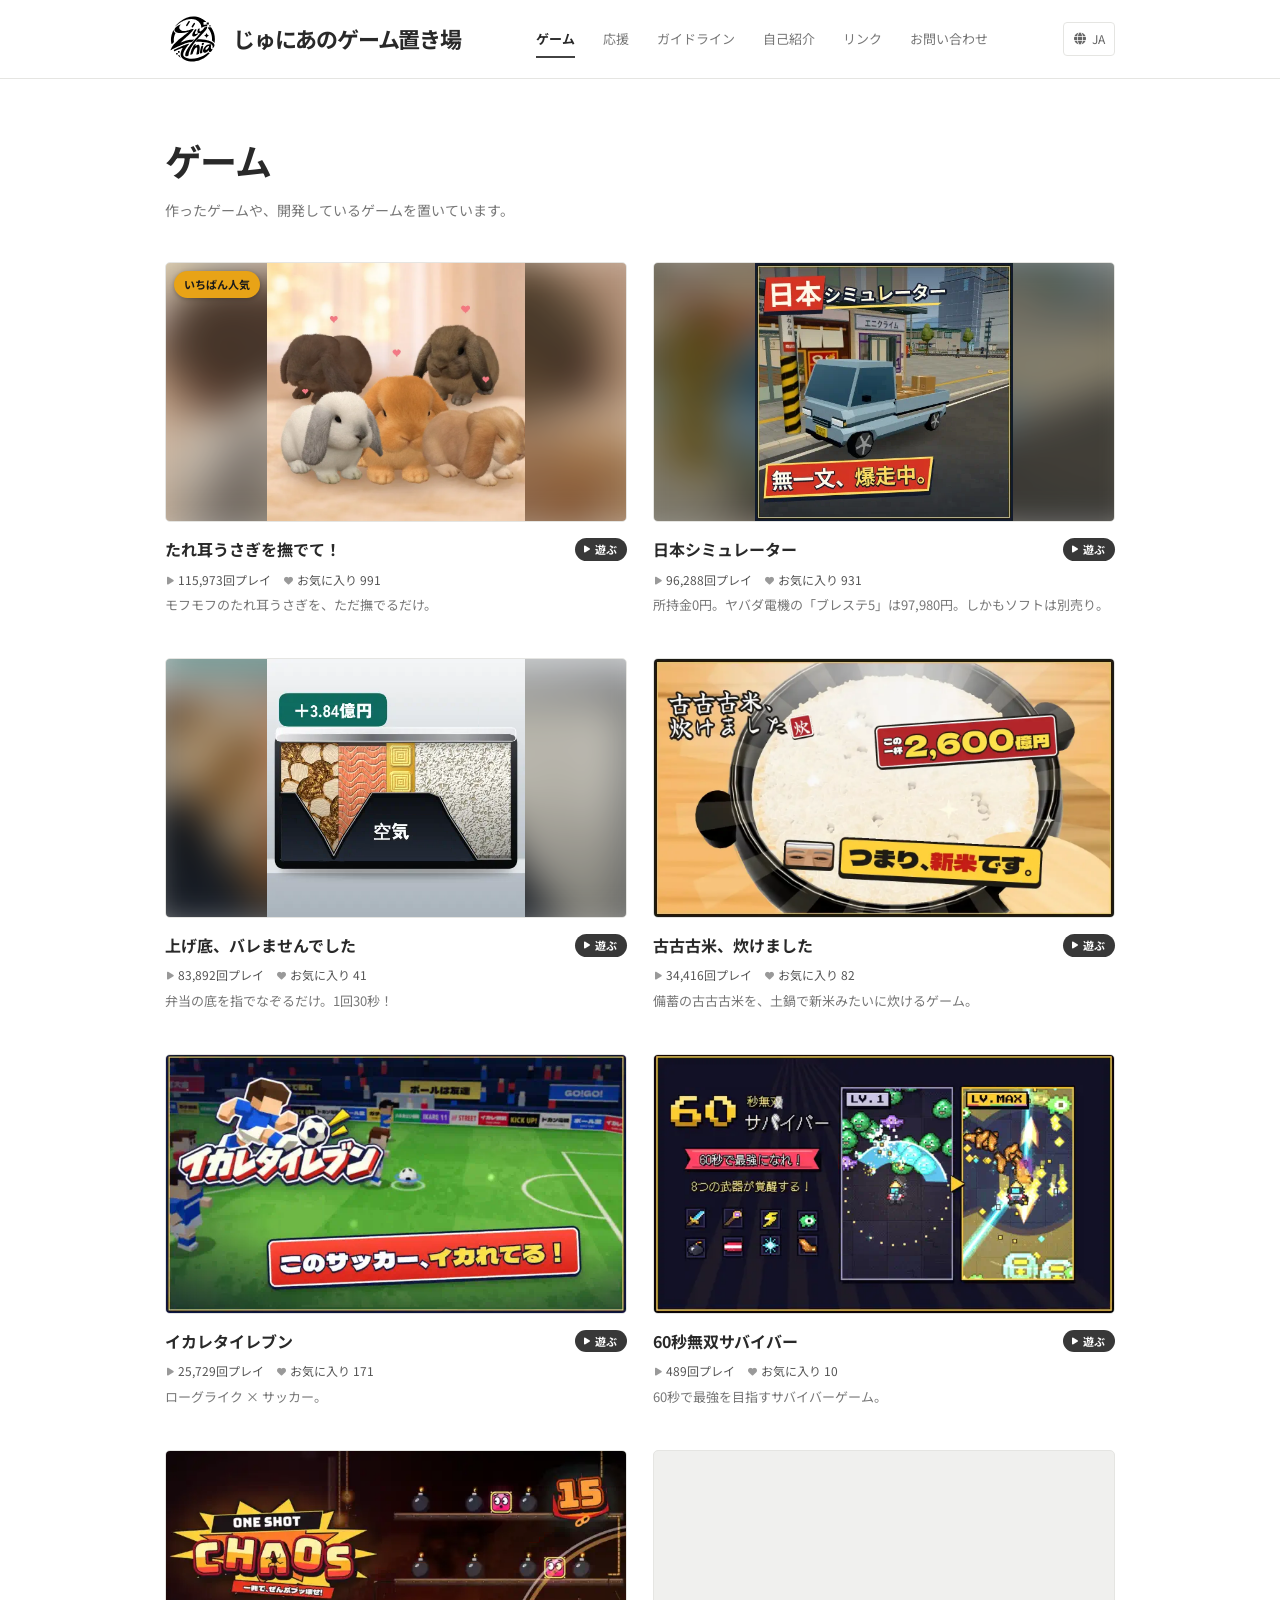
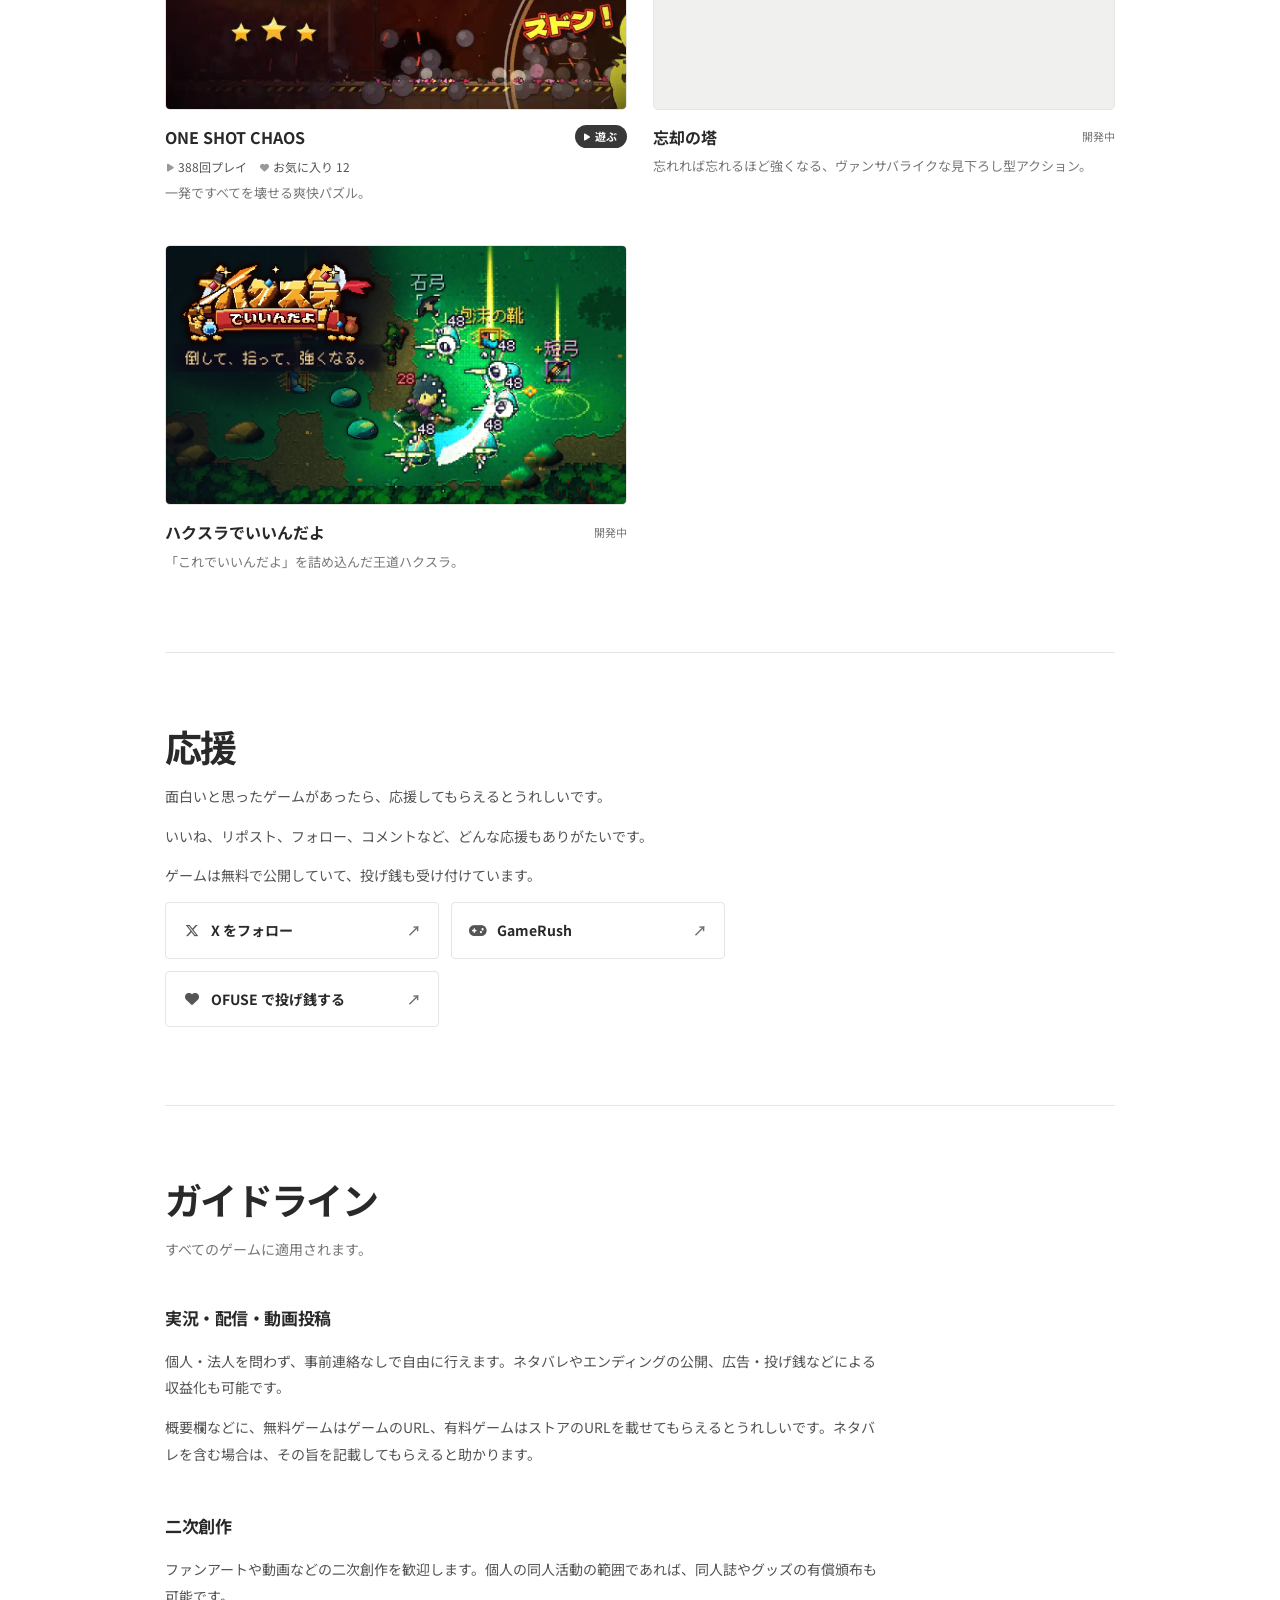
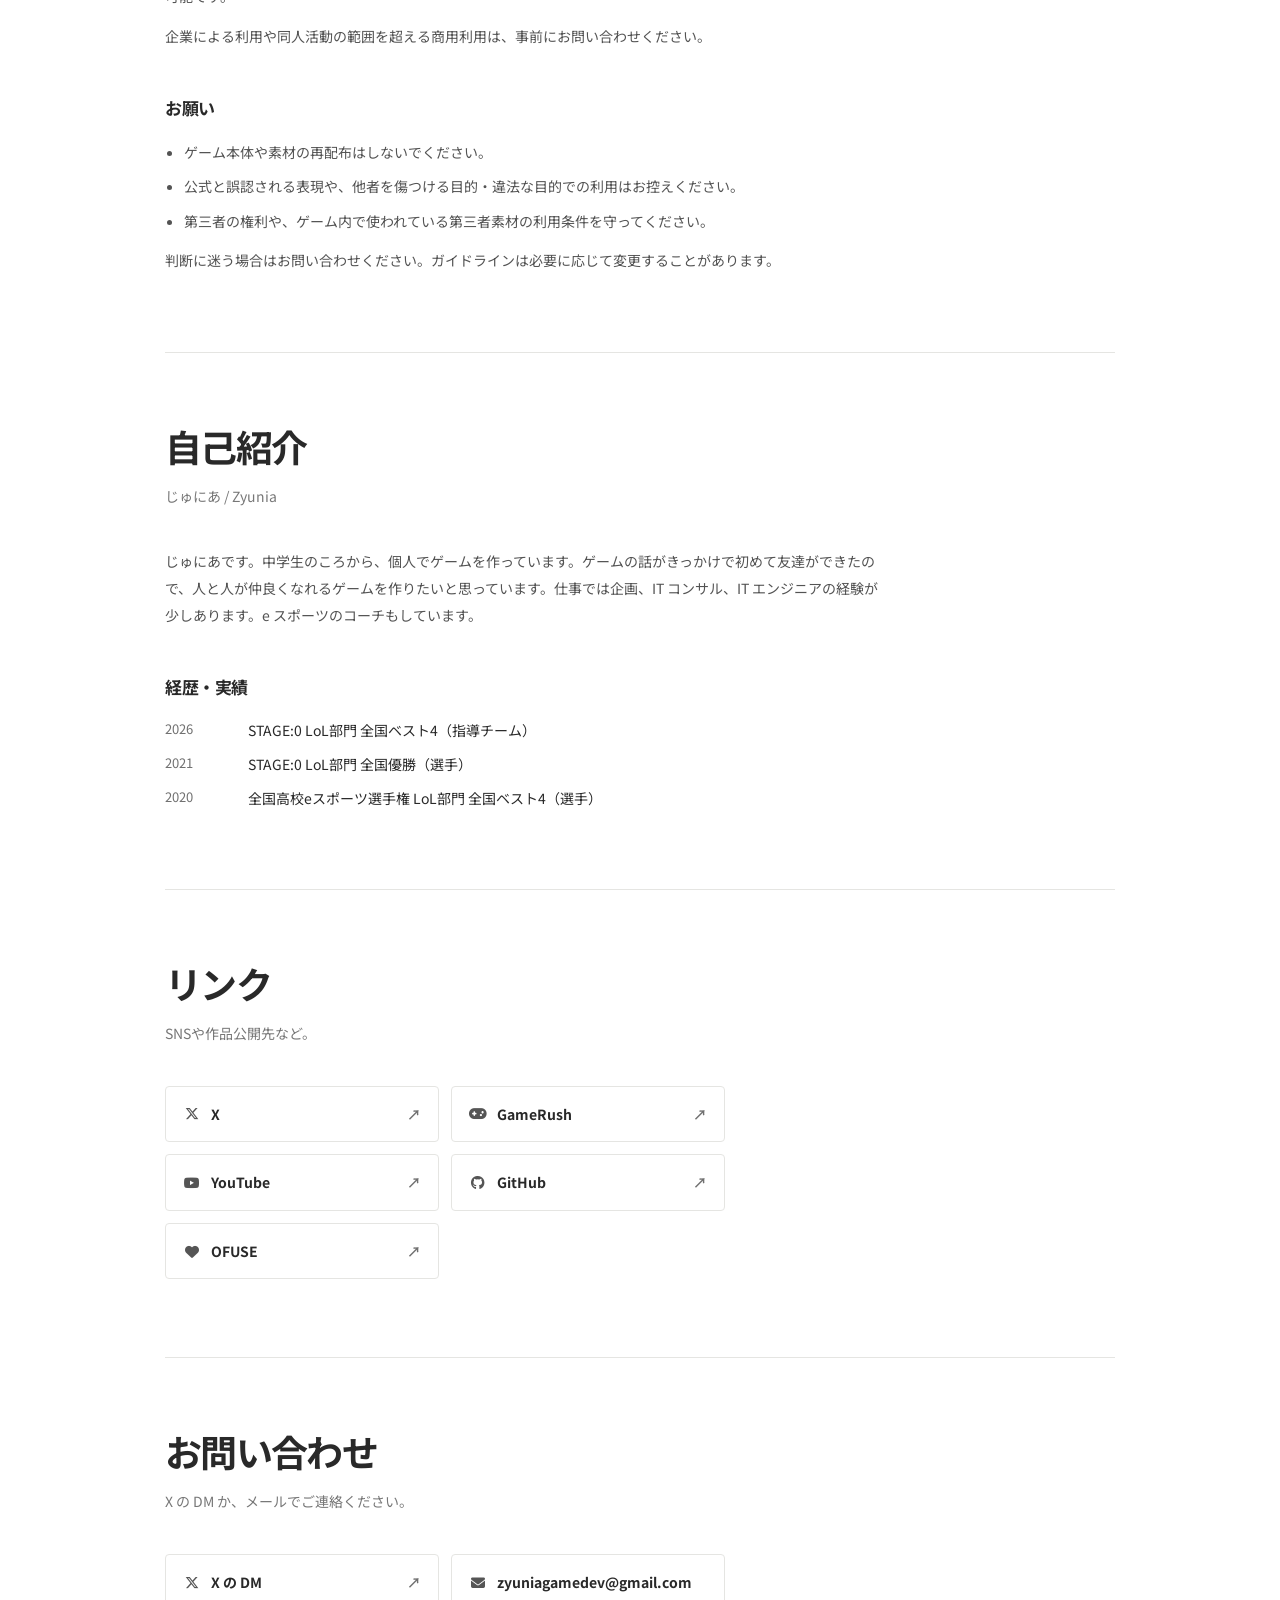
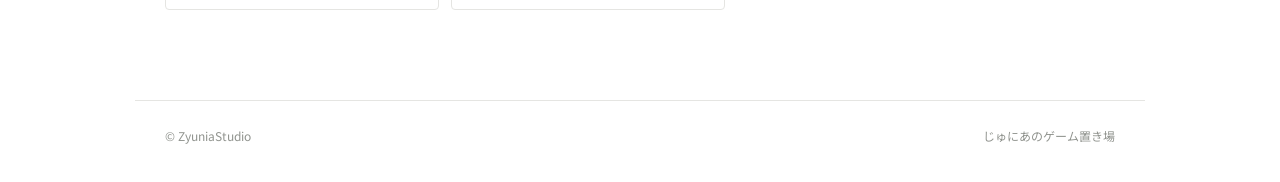
<file: index.html>
<!doctype html>
<html lang="ja">
<head>
  <meta charset="utf-8">
  <meta name="viewport" content="width=device-width,initial-scale=1">
  <meta name="theme-color" content="#ffffff">
  <title>じゅにあのゲーム置き場</title>
  <meta name="description" content="じゅにあが個人で作っているゲームの置き場です。ブラウザですぐ遊べるゲームと、開発中のゲームを載せています。">
  <link rel="canonical" href="https://zyunia.com/">
  <link rel="alternate" hreflang="ja" href="https://zyunia.com/">
  <link rel="alternate" hreflang="en" href="https://zyunia.com/en/">
  <link rel="alternate" hreflang="zh-Hans" href="https://zyunia.com/zh/">
  <link rel="alternate" hreflang="ko" href="https://zyunia.com/ko/">
  <link rel="alternate" hreflang="x-default" href="https://zyunia.com/">
  <link rel="icon" href="/favicon.ico" sizes="48x48">
  <link rel="apple-touch-icon" href="/apple-touch-icon.png">
  <link rel="preconnect" href="https://fonts.googleapis.com">
  <link rel="preconnect" href="https://fonts.gstatic.com" crossorigin>
  <link rel="stylesheet" href="https://fonts.googleapis.com/css2?family=Noto+Sans+JP:wght@400;700&display=swap">
  <link rel="stylesheet" href="/css/style.css">
  <script>document.documentElement.classList.add('js')</script>
  <script src="/js/main.js" defer></script>
</head>
<body>
  <header class="header" id="header">
    <div class="wrap header-inner">
      <a class="brand" href="#games">
        <img class="brand-logo" src="/img/zyunia-logo.svg" alt="" width="56" height="56">
        <span class="brand-text">じゅにあのゲーム置き場</span>
      </a>
      <nav class="nav" id="nav" aria-label="メインメニュー">
        <a href="#games">ゲーム</a>
        <a href="#support">応援</a>
        <a href="#guidelines">ガイドライン</a>
        <a href="#about">自己紹介</a>
        <a href="#links">リンク</a>
        <a href="#contact">お問い合わせ</a>
        <span class="nav-indicator" id="nav-indicator" aria-hidden="true"></span>
      </nav>
      <details class="lang" id="lang">
        <summary aria-label="言語を選ぶ"><i class="icon icon-globe" aria-hidden="true"></i>JA</summary>
        <div class="lang-menu">
          <a href="/" lang="ja" aria-current="true">日本語</a>
          <a href="/en/" lang="en">English</a>
          <a href="/zh/" lang="zh-Hans">简体中文</a>
          <a href="/ko/" lang="ko">한국어</a>
        </div>
      </details>
    </div>
  </header>

  <main class="wrap main">
    <section id="games" class="page">
      <h1 class="heading reveal">ゲーム</h1>
      <p class="lead reveal">作ったゲームや、開発しているゲームを置いています。</p>
      <div class="grid">
        <a class="game reveal" href="https://gamerush.jp/g/8NmEOSd" target="_blank" rel="noopener noreferrer">
          <div class="art art-square"><img class="art-backdrop" src="/img/gamerush-8NmEOSd.webp" alt="" aria-hidden="true" width="720" height="720" loading="lazy" decoding="async"><img src="/img/gamerush-8NmEOSd.webp" alt="たれ耳うさぎを撫でて！" width="720" height="720" fetchpriority="high"><span class="badge">いちばん人気</span></div>
          <div class="title-line"><h3>たれ耳うさぎを撫でて！</h3><span class="status play"><i class="icon icon-play" aria-hidden="true"></i>遊ぶ</span></div>
          <p class="stats"><span><i class="icon icon-play" aria-hidden="true"></i>115,973回プレイ</span><span><i class="icon icon-heart" aria-hidden="true"></i>お気に入り 991</span></p>
          <p class="desc">モフモフのたれ耳うさぎを、ただ撫でるだけ。</p>
        </a>
        <a class="game reveal" href="https://gamerush.jp/g/t0ZRjDe" target="_blank" rel="noopener noreferrer">
          <div class="art art-square"><img class="art-backdrop" src="/img/gamerush-t0ZRjDe.webp" alt="" aria-hidden="true" width="720" height="720" loading="lazy" decoding="async"><img src="/img/gamerush-t0ZRjDe.webp" alt="日本シミュレーター" width="720" height="720"></div>
          <div class="title-line"><h3>日本シミュレーター</h3><span class="status play"><i class="icon icon-play" aria-hidden="true"></i>遊ぶ</span></div>
          <p class="stats"><span><i class="icon icon-play" aria-hidden="true"></i>96,288回プレイ</span><span><i class="icon icon-heart" aria-hidden="true"></i>お気に入り 931</span></p>
          <p class="desc">所持金0円。ヤバダ電機の「ブレステ5」は97,980円。しかもソフトは別売り。</p>
        </a>
        <a class="game reveal" href="https://gamerush.jp/g/lT32jMu" target="_blank" rel="noopener noreferrer">
          <div class="art art-square"><img class="art-backdrop" src="/img/gamerush-lT32jMu.webp" alt="" aria-hidden="true" width="720" height="720" loading="lazy" decoding="async"><img src="/img/gamerush-lT32jMu.webp" alt="上げ底、バレませんでした" width="720" height="720" loading="lazy" decoding="async"></div>
          <div class="title-line"><h3>上げ底、バレませんでした</h3><span class="status play"><i class="icon icon-play" aria-hidden="true"></i>遊ぶ</span></div>
          <p class="stats"><span><i class="icon icon-play" aria-hidden="true"></i>83,892回プレイ</span><span><i class="icon icon-heart" aria-hidden="true"></i>お気に入り 41</span></p>
          <p class="desc">弁当の底を指でなぞるだけ。1回30秒！</p>
        </a>
        <a class="game reveal" href="https://gamerush.jp/g/4zoyW6a" target="_blank" rel="noopener noreferrer">
          <div class="art"><img src="/img/kokokomai.webp" alt="古古古米、炊けました" width="1280" height="720" loading="lazy" decoding="async"></div>
          <div class="title-line"><h3>古古古米、炊けました</h3><span class="status play"><i class="icon icon-play" aria-hidden="true"></i>遊ぶ</span></div>
          <p class="stats"><span><i class="icon icon-play" aria-hidden="true"></i>34,416回プレイ</span><span><i class="icon icon-heart" aria-hidden="true"></i>お気に入り 82</span></p>
          <p class="desc">備蓄の古古古米を、土鍋で新米みたいに炊けるゲーム。</p>
        </a>
        <a class="game reveal" href="https://gamerush.jp/g/yJ9JFMc" target="_blank" rel="noopener noreferrer">
          <div class="art"><img src="/img/ikareta.webp" alt="イカレタイレブン" width="720" height="405" loading="lazy" decoding="async"></div>
          <div class="title-line"><h3>イカレタイレブン</h3><span class="status play"><i class="icon icon-play" aria-hidden="true"></i>遊ぶ</span></div>
          <p class="stats"><span><i class="icon icon-play" aria-hidden="true"></i>25,729回プレイ</span><span><i class="icon icon-heart" aria-hidden="true"></i>お気に入り 171</span></p>
          <p class="desc">ローグライク × サッカー。</p>
        </a>
        <a class="game reveal" href="https://gamerush.jp/g/GZwhcbc" target="_blank" rel="noopener noreferrer">
          <div class="art"><img src="/img/60-survivor.webp" alt="60秒無双サバイバー" width="720" height="405" loading="lazy" decoding="async"></div>
          <div class="title-line"><h3>60秒無双サバイバー</h3><span class="status play"><i class="icon icon-play" aria-hidden="true"></i>遊ぶ</span></div>
          <p class="stats"><span><i class="icon icon-play" aria-hidden="true"></i>489回プレイ</span><span><i class="icon icon-heart" aria-hidden="true"></i>お気に入り 10</span></p>
          <p class="desc">60秒で最強を目指すサバイバーゲーム。</p>
        </a>
        <a class="game reveal" href="https://gamerush.jp/g/gGlyAV8" target="_blank" rel="noopener noreferrer">
          <div class="art"><img src="/img/one-shot-chaos.webp" alt="ONE SHOT CHAOS" width="720" height="405" loading="lazy" decoding="async"></div>
          <div class="title-line"><h3>ONE SHOT CHAOS</h3><span class="status play"><i class="icon icon-play" aria-hidden="true"></i>遊ぶ</span></div>
          <p class="stats"><span><i class="icon icon-play" aria-hidden="true"></i>388回プレイ</span><span><i class="icon icon-heart" aria-hidden="true"></i>お気に入り 12</span></p>
          <p class="desc">一発ですべてを壊せる爽快パズル。</p>
        </a>
        <div class="game reveal">
          <div class="art"><img src="/img/tower.webp" alt="忘却の塔" width="960" height="540" loading="lazy" decoding="async"></div>
          <div class="title-line"><h3>忘却の塔</h3><span class="status">開発中</span></div>
          <p class="desc">忘れれば忘れるほど強くなる、ヴァンサバライクな見下ろし型アクション。</p>
        </div>
        <div class="game reveal">
          <div class="art"><img src="/img/hakusura.webp" alt="ハクスラでいいんだよ" width="960" height="540" loading="lazy" decoding="async"></div>
          <div class="title-line"><h3>ハクスラでいいんだよ</h3><span class="status">開発中</span></div>
          <p class="desc">「これでいいんだよ」を詰め込んだ王道ハクスラ。</p>
        </div>
      </div>
    </section>

    <section id="support" class="page">
      <h2 class="heading reveal">応援</h2>
      <div class="content reveal">
        <p>面白いと思ったゲームがあったら、応援してもらえるとうれしいです。</p>
        <p>いいね、リポスト、フォロー、コメントなど、どんな応援もありがたいです。</p>
        <p>ゲームは無料で公開していて、投げ銭も受け付けています。</p>
        <div class="links">
          <a href="https://x.com/zyunizyunia" target="_blank" rel="noopener noreferrer"><span class="link-label"><i class="icon icon-x" aria-hidden="true"></i>X をフォロー</span><span class="arrow">↗</span></a>
          <a href="https://gamerush.jp/u/zyunizyunia" target="_blank" rel="noopener noreferrer"><span class="link-label"><i class="icon icon-gamepad" aria-hidden="true"></i>GameRush</span><span class="arrow">↗</span></a>
          <a href="https://ofuse.me/zyuniazyunia" target="_blank" rel="noopener noreferrer"><span class="link-label"><i class="icon icon-heart" aria-hidden="true"></i>OFUSE で投げ銭する</span><span class="arrow">↗</span></a>
        </div>
      </div>
    </section>

    <section id="guidelines" class="page">
      <h2 class="heading reveal">ガイドライン</h2>
      <p class="lead reveal">すべてのゲームに適用されます。</p>
      <div class="content">
        <div class="section reveal">
          <h3>実況・配信・動画投稿</h3>
          <p>個人・法人を問わず、事前連絡なしで自由に行えます。ネタバレやエンディングの公開、広告・投げ銭などによる収益化も可能です。</p>
          <p>概要欄などに、無料ゲームはゲームのURL、有料ゲームはストアのURLを載せてもらえるとうれしいです。ネタバレを含む場合は、その旨を記載してもらえると助かります。</p>
        </div>
        <div class="section reveal">
          <h3>二次創作</h3>
          <p>ファンアートや動画などの二次創作を歓迎します。個人の同人活動の範囲であれば、同人誌やグッズの有償頒布も可能です。</p>
          <p>企業による利用や同人活動の範囲を超える商用利用は、事前にお問い合わせください。</p>
        </div>
        <div class="section reveal">
          <h3>お願い</h3>
          <ul class="rules">
            <li>ゲーム本体や素材の再配布はしないでください。</li>
            <li>公式と誤認される表現や、他者を傷つける目的・違法な目的での利用はお控えください。</li>
            <li>第三者の権利や、ゲーム内で使われている第三者素材の利用条件を守ってください。</li>
          </ul>
          <p>判断に迷う場合はお問い合わせください。ガイドラインは必要に応じて変更することがあります。</p>
        </div>
      </div>
    </section>

    <section id="about" class="page">
      <h2 class="heading reveal">自己紹介</h2>
      <p class="lead reveal">じゅにあ / Zyunia</p>
      <div class="content">
        <div class="section reveal">
          <p>じゅにあです。中学生のころから、個人でゲームを作っています。ゲームの話がきっかけで初めて友達ができたので、人と人が仲良くなれるゲームを作りたいと思っています。仕事では企画、IT コンサル、IT エンジニアの経験が少しあります。e スポーツのコーチもしています。</p>
        </div>
        <div class="section reveal">
          <h3>経歴・実績</h3>
          <dl class="history">
            <dt>2026</dt><dd>STAGE:0 LoL部門 全国ベスト4（指導チーム）</dd>
            <dt>2021</dt><dd>STAGE:0 LoL部門 全国優勝（選手）</dd>
            <dt>2020</dt><dd>全国高校eスポーツ選手権 LoL部門 全国ベスト4（選手）</dd>
          </dl>
        </div>
      </div>
    </section>

    <section id="links" class="page">
      <h2 class="heading reveal">リンク</h2>
      <p class="lead reveal">SNSや作品公開先など。</p>
      <div class="links reveal">
        <a href="https://x.com/zyunizyunia" target="_blank" rel="noopener noreferrer"><span class="link-label"><i class="icon icon-x" aria-hidden="true"></i>X</span><span class="arrow">↗</span></a>
        <a href="https://gamerush.jp/u/zyunizyunia" target="_blank" rel="noopener noreferrer"><span class="link-label"><i class="icon icon-gamepad" aria-hidden="true"></i>GameRush</span><span class="arrow">↗</span></a>
        <a href="https://www.youtube.com/@zyunizyunia" target="_blank" rel="noopener noreferrer"><span class="link-label"><i class="icon icon-youtube" aria-hidden="true"></i>YouTube</span><span class="arrow">↗</span></a>
        <a href="https://github.com/zyunia428" target="_blank" rel="noopener noreferrer"><span class="link-label"><i class="icon icon-github" aria-hidden="true"></i>GitHub</span><span class="arrow">↗</span></a>
        <a href="https://ofuse.me/zyuniazyunia" target="_blank" rel="noopener noreferrer"><span class="link-label"><i class="icon icon-heart" aria-hidden="true"></i>OFUSE</span><span class="arrow">↗</span></a>
      </div>
    </section>

    <section id="contact" class="page">
      <h2 class="heading reveal">お問い合わせ</h2>
      <p class="lead reveal">X の DM か、メールでご連絡ください。</p>
      <div class="links reveal">
        <a href="https://x.com/zyunizyunia" target="_blank" rel="noopener noreferrer"><span class="link-label"><i class="icon icon-x" aria-hidden="true"></i>X の DM</span><span class="arrow">↗</span></a>
        <a href="mailto:zyuniagamedev@gmail.com"><span class="link-label"><i class="icon icon-mail" aria-hidden="true"></i>zyuniagamedev@gmail.com</span></a>
      </div>
    </section>
  </main>

  <footer class="wrap footer">
    <span>© ZyuniaStudio</span>
    <span>じゅにあのゲーム置き場</span>
  </footer>
</body>
</html>
</file>
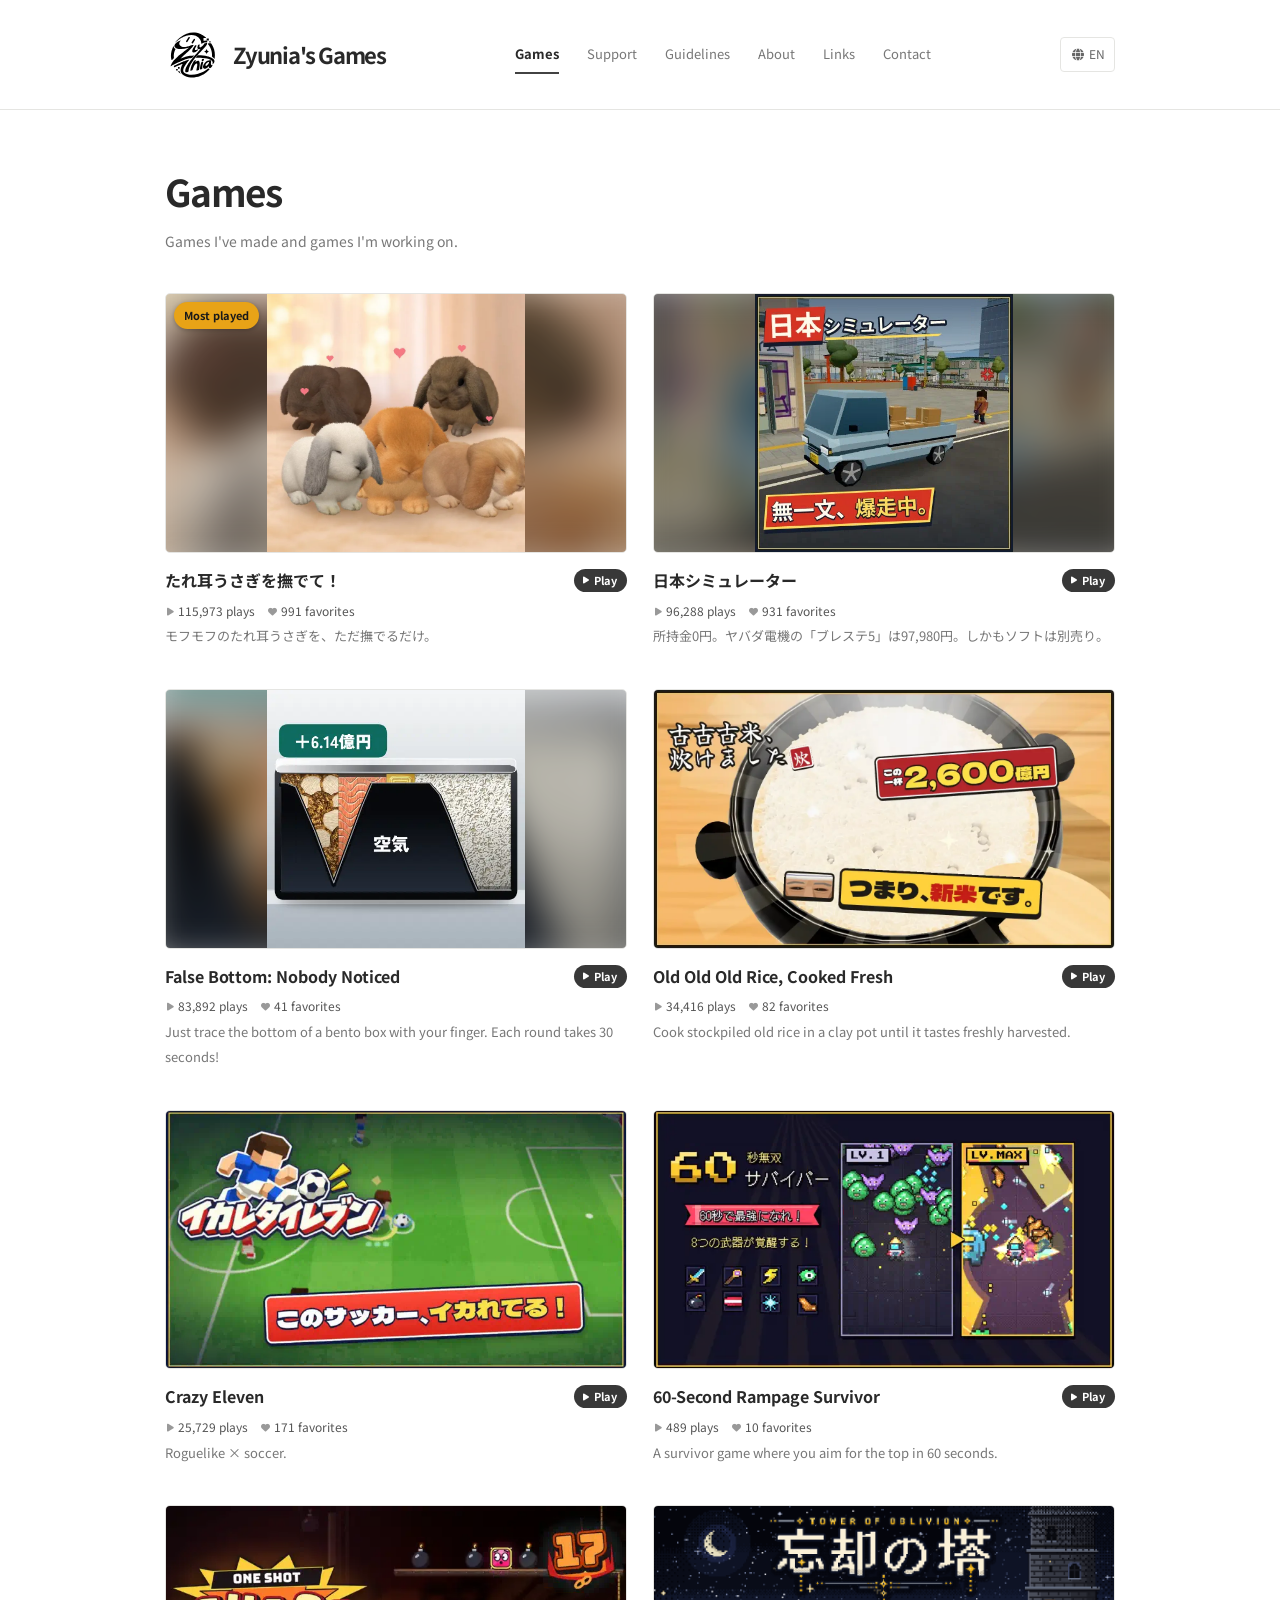
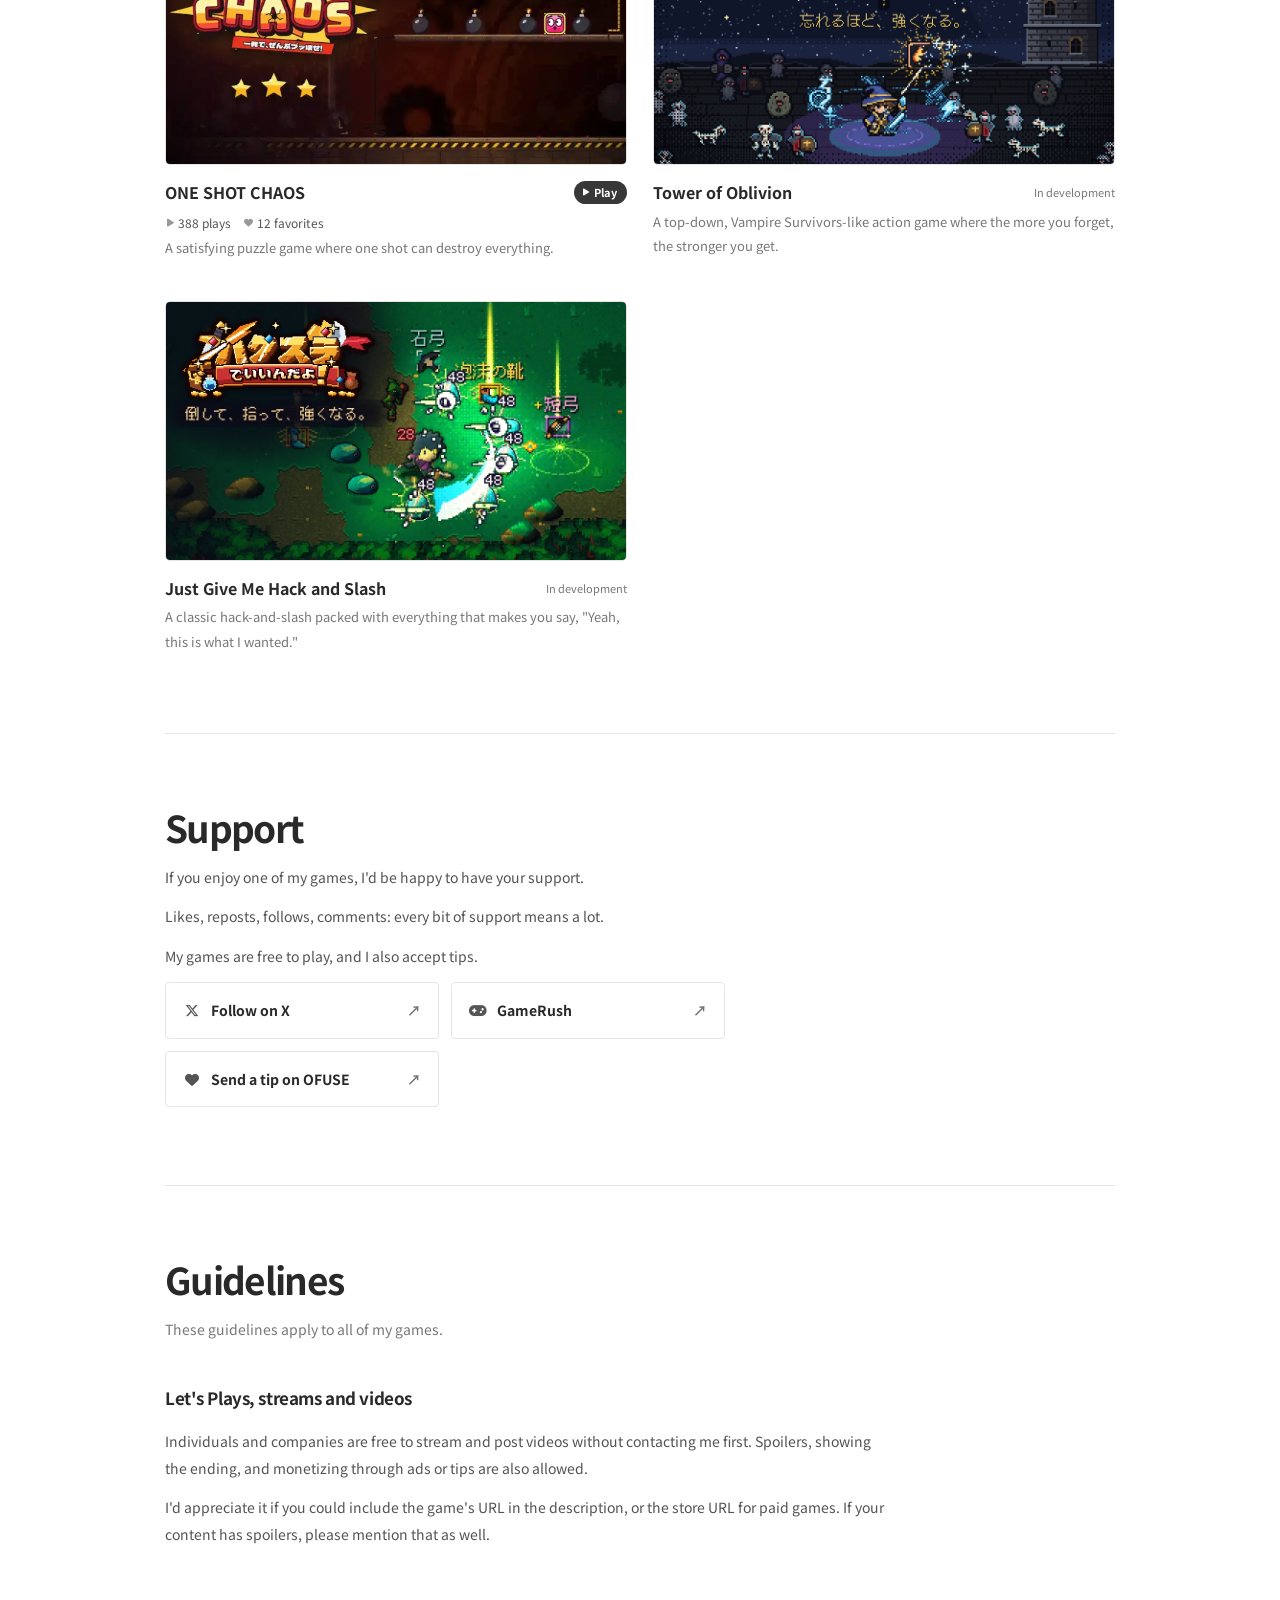
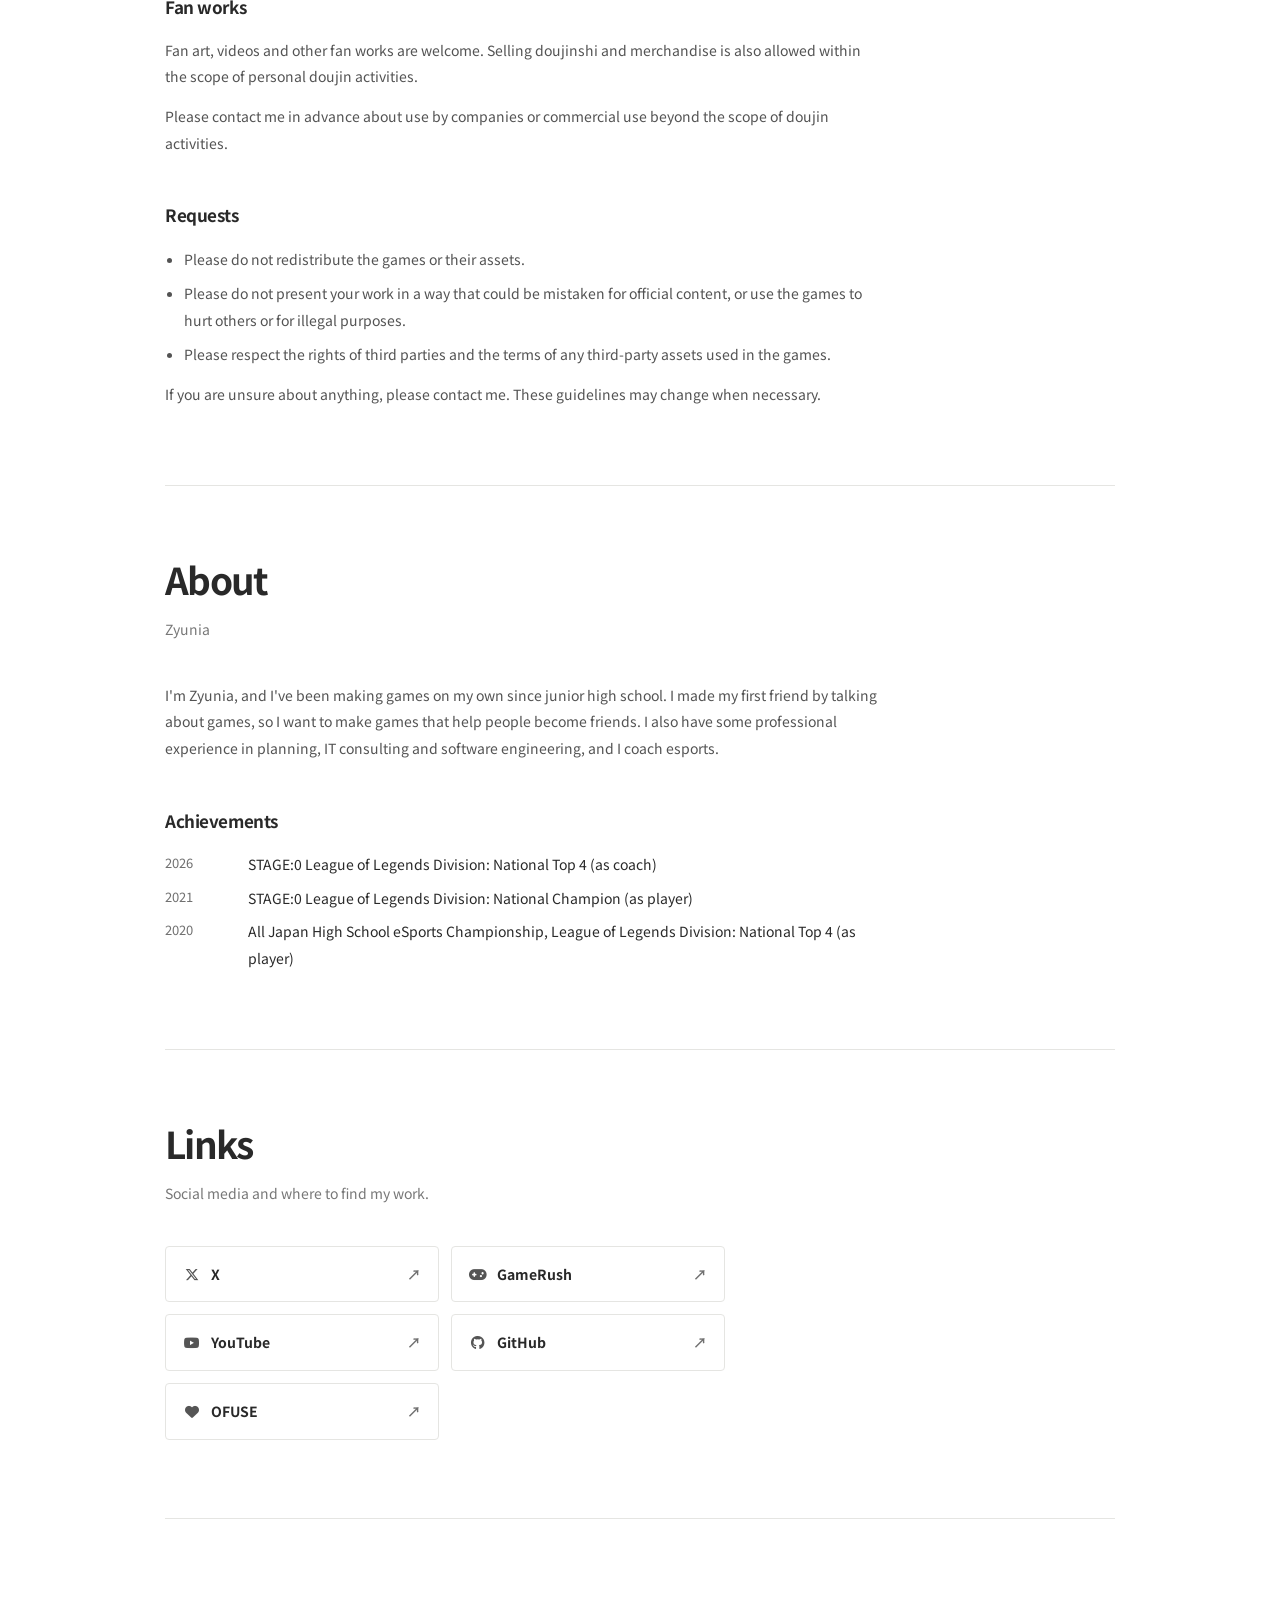
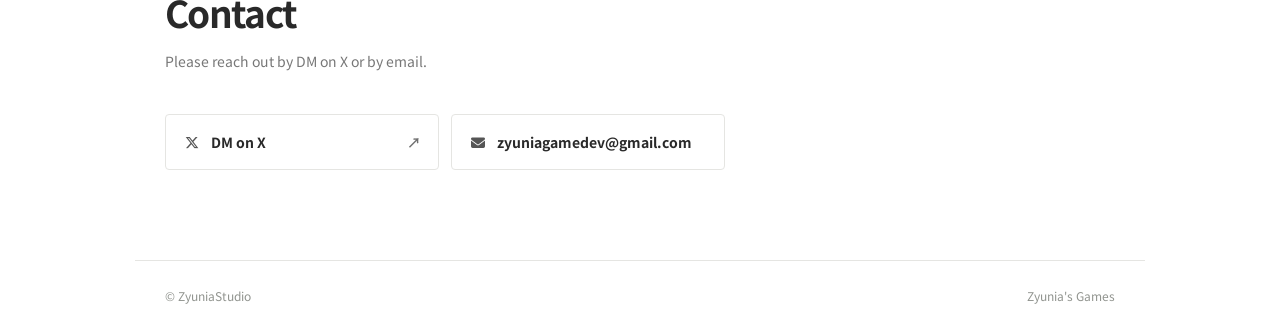
<file: en/index.html>
<!doctype html>
<html lang="en">
<head>
  <meta charset="utf-8">
  <meta name="viewport" content="width=device-width,initial-scale=1">
  <meta name="theme-color" content="#ffffff">
  <title>Zyunia's Games</title>
  <meta name="description" content="Games made by indie developer Zyunia. Play browser games right away and see what is in development.">
  <link rel="canonical" href="https://zyunia.com/en/">
  <link rel="alternate" hreflang="ja" href="https://zyunia.com/">
  <link rel="alternate" hreflang="en" href="https://zyunia.com/en/">
  <link rel="alternate" hreflang="zh-Hans" href="https://zyunia.com/zh/">
  <link rel="alternate" hreflang="ko" href="https://zyunia.com/ko/">
  <link rel="alternate" hreflang="x-default" href="https://zyunia.com/">
  <link rel="icon" href="/favicon.ico" sizes="48x48">
  <link rel="apple-touch-icon" href="/apple-touch-icon.png">
  <link rel="preconnect" href="https://fonts.googleapis.com">
  <link rel="preconnect" href="https://fonts.gstatic.com" crossorigin>
  <link rel="stylesheet" href="https://fonts.googleapis.com/css2?family=Noto+Sans+JP:wght@400;700&display=swap">
  <link rel="stylesheet" href="/css/style.css">
  <script>document.documentElement.classList.add('js')</script>
  <script src="/js/main.js" defer></script>
</head>
<body>
  <header class="header" id="header">
    <div class="wrap header-inner">
      <a class="brand" href="#games">
        <img class="brand-logo" src="/img/zyunia-logo.svg" alt="" width="56" height="56">
        <span class="brand-text">Zyunia's Games</span>
      </a>
      <nav class="nav" id="nav" aria-label="Main menu">
        <a href="#games">Games</a>
        <a href="#support">Support</a>
        <a href="#guidelines">Guidelines</a>
        <a href="#about">About</a>
        <a href="#links">Links</a>
        <a href="#contact">Contact</a>
        <span class="nav-indicator" id="nav-indicator" aria-hidden="true"></span>
      </nav>
      <details class="lang" id="lang">
        <summary aria-label="Choose language"><i class="icon icon-globe" aria-hidden="true"></i>EN</summary>
        <div class="lang-menu">
          <a href="/" lang="ja">日本語</a>
          <a href="/en/" lang="en" aria-current="true">English</a>
          <a href="/zh/" lang="zh-Hans">简体中文</a>
          <a href="/ko/" lang="ko">한국어</a>
        </div>
      </details>
    </div>
  </header>

  <main class="wrap main">
    <section id="games" class="page">
      <h1 class="heading reveal">Games</h1>
      <p class="lead reveal">Games I've made and games I'm working on.</p>
      <div class="grid">
        <a class="game reveal" href="https://gamerush.jp/g/8NmEOSd" target="_blank" rel="noopener noreferrer">
          <div class="art art-square"><img class="art-backdrop" src="/img/gamerush-8NmEOSd.webp" alt="" aria-hidden="true" width="720" height="720" loading="lazy" decoding="async"><img src="/img/gamerush-8NmEOSd.webp" alt="たれ耳うさぎを撫でて！" width="720" height="720" fetchpriority="high"><span class="badge">Most played</span></div>
          <div class="title-line"><h3>たれ耳うさぎを撫でて！</h3><span class="status play"><i class="icon icon-play" aria-hidden="true"></i>Play</span></div>
          <p class="stats"><span><i class="icon icon-play" aria-hidden="true"></i>115,973 plays</span><span><i class="icon icon-heart" aria-hidden="true"></i>991 favorites</span></p>
          <p class="desc">モフモフのたれ耳うさぎを、ただ撫でるだけ。</p>
        </a>
        <a class="game reveal" href="https://gamerush.jp/g/t0ZRjDe" target="_blank" rel="noopener noreferrer">
          <div class="art art-square"><img class="art-backdrop" src="/img/gamerush-t0ZRjDe.webp" alt="" aria-hidden="true" width="720" height="720" loading="lazy" decoding="async"><img src="/img/gamerush-t0ZRjDe.webp" alt="日本シミュレーター" width="720" height="720"></div>
          <div class="title-line"><h3>日本シミュレーター</h3><span class="status play"><i class="icon icon-play" aria-hidden="true"></i>Play</span></div>
          <p class="stats"><span><i class="icon icon-play" aria-hidden="true"></i>96,288 plays</span><span><i class="icon icon-heart" aria-hidden="true"></i>931 favorites</span></p>
          <p class="desc">所持金0円。ヤバダ電機の「ブレステ5」は97,980円。しかもソフトは別売り。</p>
        </a>
        <a class="game reveal" href="https://gamerush.jp/g/lT32jMu" target="_blank" rel="noopener noreferrer">
          <div class="art art-square"><img class="art-backdrop" src="/img/gamerush-lT32jMu.webp" alt="" aria-hidden="true" width="720" height="720" loading="lazy" decoding="async"><img src="/img/gamerush-lT32jMu.webp" alt="False Bottom: Nobody Noticed" width="720" height="720" loading="lazy" decoding="async"></div>
          <div class="title-line"><h3>False Bottom: Nobody Noticed</h3><span class="status play"><i class="icon icon-play" aria-hidden="true"></i>Play</span></div>
          <p class="stats"><span><i class="icon icon-play" aria-hidden="true"></i>83,892 plays</span><span><i class="icon icon-heart" aria-hidden="true"></i>41 favorites</span></p>
          <p class="desc">Just trace the bottom of a bento box with your finger. Each round takes 30 seconds!</p>
        </a>
        <a class="game reveal" href="https://gamerush.jp/g/4zoyW6a" target="_blank" rel="noopener noreferrer">
          <div class="art"><img src="/img/kokokomai.webp" alt="Old Old Old Rice, Cooked Fresh" width="1280" height="720" loading="lazy" decoding="async"></div>
          <div class="title-line"><h3>Old Old Old Rice, Cooked Fresh</h3><span class="status play"><i class="icon icon-play" aria-hidden="true"></i>Play</span></div>
          <p class="stats"><span><i class="icon icon-play" aria-hidden="true"></i>34,416 plays</span><span><i class="icon icon-heart" aria-hidden="true"></i>82 favorites</span></p>
          <p class="desc">Cook stockpiled old rice in a clay pot until it tastes freshly harvested.</p>
        </a>
        <a class="game reveal" href="https://gamerush.jp/g/yJ9JFMc" target="_blank" rel="noopener noreferrer">
          <div class="art"><img src="/img/ikareta.webp" alt="Crazy Eleven" width="720" height="405" loading="lazy" decoding="async"></div>
          <div class="title-line"><h3>Crazy Eleven</h3><span class="status play"><i class="icon icon-play" aria-hidden="true"></i>Play</span></div>
          <p class="stats"><span><i class="icon icon-play" aria-hidden="true"></i>25,729 plays</span><span><i class="icon icon-heart" aria-hidden="true"></i>171 favorites</span></p>
          <p class="desc">Roguelike × soccer.</p>
        </a>
        <a class="game reveal" href="https://gamerush.jp/g/GZwhcbc" target="_blank" rel="noopener noreferrer">
          <div class="art"><img src="/img/60-survivor.webp" alt="60-Second Rampage Survivor" width="720" height="405" loading="lazy" decoding="async"></div>
          <div class="title-line"><h3>60-Second Rampage Survivor</h3><span class="status play"><i class="icon icon-play" aria-hidden="true"></i>Play</span></div>
          <p class="stats"><span><i class="icon icon-play" aria-hidden="true"></i>489 plays</span><span><i class="icon icon-heart" aria-hidden="true"></i>10 favorites</span></p>
          <p class="desc">A survivor game where you aim for the top in 60 seconds.</p>
        </a>
        <a class="game reveal" href="https://gamerush.jp/g/gGlyAV8" target="_blank" rel="noopener noreferrer">
          <div class="art"><img src="/img/one-shot-chaos.webp" alt="ONE SHOT CHAOS" width="720" height="405" loading="lazy" decoding="async"></div>
          <div class="title-line"><h3>ONE SHOT CHAOS</h3><span class="status play"><i class="icon icon-play" aria-hidden="true"></i>Play</span></div>
          <p class="stats"><span><i class="icon icon-play" aria-hidden="true"></i>388 plays</span><span><i class="icon icon-heart" aria-hidden="true"></i>12 favorites</span></p>
          <p class="desc">A satisfying puzzle game where one shot can destroy everything.</p>
        </a>
        <div class="game reveal">
          <div class="art"><img src="/img/tower.webp" alt="Tower of Oblivion" width="960" height="540" loading="lazy" decoding="async"></div>
          <div class="title-line"><h3>Tower of Oblivion</h3><span class="status">In development</span></div>
          <p class="desc">A top-down, Vampire Survivors-like action game where the more you forget, the stronger you get.</p>
        </div>
        <div class="game reveal">
          <div class="art"><img src="/img/hakusura.webp" alt="Just Give Me Hack and Slash" width="960" height="540" loading="lazy" decoding="async"></div>
          <div class="title-line"><h3>Just Give Me Hack and Slash</h3><span class="status">In development</span></div>
          <p class="desc">A classic hack-and-slash packed with everything that makes you say, &quot;Yeah, this is what I wanted.&quot;</p>
        </div>
      </div>
    </section>

    <section id="support" class="page">
      <h2 class="heading reveal">Support</h2>
      <div class="content reveal">
        <p>If you enjoy one of my games, I'd be happy to have your support.</p>
        <p>Likes, reposts, follows, comments: every bit of support means a lot.</p>
        <p>My games are free to play, and I also accept tips.</p>
        <div class="links">
          <a href="https://x.com/zyunizyunia" target="_blank" rel="noopener noreferrer"><span class="link-label"><i class="icon icon-x" aria-hidden="true"></i>Follow on X</span><span class="arrow">↗</span></a>
          <a href="https://gamerush.jp/u/zyunizyunia" target="_blank" rel="noopener noreferrer"><span class="link-label"><i class="icon icon-gamepad" aria-hidden="true"></i>GameRush</span><span class="arrow">↗</span></a>
          <a href="https://ofuse.me/zyuniazyunia" target="_blank" rel="noopener noreferrer"><span class="link-label"><i class="icon icon-heart" aria-hidden="true"></i>Send a tip on OFUSE</span><span class="arrow">↗</span></a>
        </div>
      </div>
    </section>

    <section id="guidelines" class="page">
      <h2 class="heading reveal">Guidelines</h2>
      <p class="lead reveal">These guidelines apply to all of my games.</p>
      <div class="content">
        <div class="section reveal">
          <h3>Let's Plays, streams and videos</h3>
          <p>Individuals and companies are free to stream and post videos without contacting me first. Spoilers, showing the ending, and monetizing through ads or tips are also allowed.</p>
          <p>I'd appreciate it if you could include the game's URL in the description, or the store URL for paid games. If your content has spoilers, please mention that as well.</p>
        </div>
        <div class="section reveal">
          <h3>Fan works</h3>
          <p>Fan art, videos and other fan works are welcome. Selling doujinshi and merchandise is also allowed within the scope of personal doujin activities.</p>
          <p>Please contact me in advance about use by companies or commercial use beyond the scope of doujin activities.</p>
        </div>
        <div class="section reveal">
          <h3>Requests</h3>
          <ul class="rules">
            <li>Please do not redistribute the games or their assets.</li>
            <li>Please do not present your work in a way that could be mistaken for official content, or use the games to hurt others or for illegal purposes.</li>
            <li>Please respect the rights of third parties and the terms of any third-party assets used in the games.</li>
          </ul>
          <p>If you are unsure about anything, please contact me. These guidelines may change when necessary.</p>
        </div>
      </div>
    </section>

    <section id="about" class="page">
      <h2 class="heading reveal">About</h2>
      <p class="lead reveal">Zyunia</p>
      <div class="content">
        <div class="section reveal">
          <p>I'm Zyunia, and I've been making games on my own since junior high school. I made my first friend by talking about games, so I want to make games that help people become friends. I also have some professional experience in planning, IT consulting and software engineering, and I coach esports.</p>
        </div>
        <div class="section reveal">
          <h3>Achievements</h3>
          <dl class="history">
            <dt>2026</dt><dd>STAGE:0 League of Legends Division: National Top 4 (as coach)</dd>
            <dt>2021</dt><dd>STAGE:0 League of Legends Division: National Champion (as player)</dd>
            <dt>2020</dt><dd>All Japan High School eSports Championship, League of Legends Division: National Top 4 (as player)</dd>
          </dl>
        </div>
      </div>
    </section>

    <section id="links" class="page">
      <h2 class="heading reveal">Links</h2>
      <p class="lead reveal">Social media and where to find my work.</p>
      <div class="links reveal">
        <a href="https://x.com/zyunizyunia" target="_blank" rel="noopener noreferrer"><span class="link-label"><i class="icon icon-x" aria-hidden="true"></i>X</span><span class="arrow">↗</span></a>
        <a href="https://gamerush.jp/u/zyunizyunia" target="_blank" rel="noopener noreferrer"><span class="link-label"><i class="icon icon-gamepad" aria-hidden="true"></i>GameRush</span><span class="arrow">↗</span></a>
        <a href="https://www.youtube.com/@zyunizyunia" target="_blank" rel="noopener noreferrer"><span class="link-label"><i class="icon icon-youtube" aria-hidden="true"></i>YouTube</span><span class="arrow">↗</span></a>
        <a href="https://github.com/zyunia428" target="_blank" rel="noopener noreferrer"><span class="link-label"><i class="icon icon-github" aria-hidden="true"></i>GitHub</span><span class="arrow">↗</span></a>
        <a href="https://ofuse.me/zyuniazyunia" target="_blank" rel="noopener noreferrer"><span class="link-label"><i class="icon icon-heart" aria-hidden="true"></i>OFUSE</span><span class="arrow">↗</span></a>
      </div>
    </section>

    <section id="contact" class="page">
      <h2 class="heading reveal">Contact</h2>
      <p class="lead reveal">Please reach out by DM on X or by email.</p>
      <div class="links reveal">
        <a href="https://x.com/zyunizyunia" target="_blank" rel="noopener noreferrer"><span class="link-label"><i class="icon icon-x" aria-hidden="true"></i>DM on X</span><span class="arrow">↗</span></a>
        <a href="mailto:zyuniagamedev@gmail.com"><span class="link-label"><i class="icon icon-mail" aria-hidden="true"></i>zyuniagamedev@gmail.com</span></a>
      </div>
    </section>
  </main>

  <footer class="wrap footer">
    <span>© ZyuniaStudio</span>
    <span>Zyunia's Games</span>
  </footer>
</body>
</html>
</file>
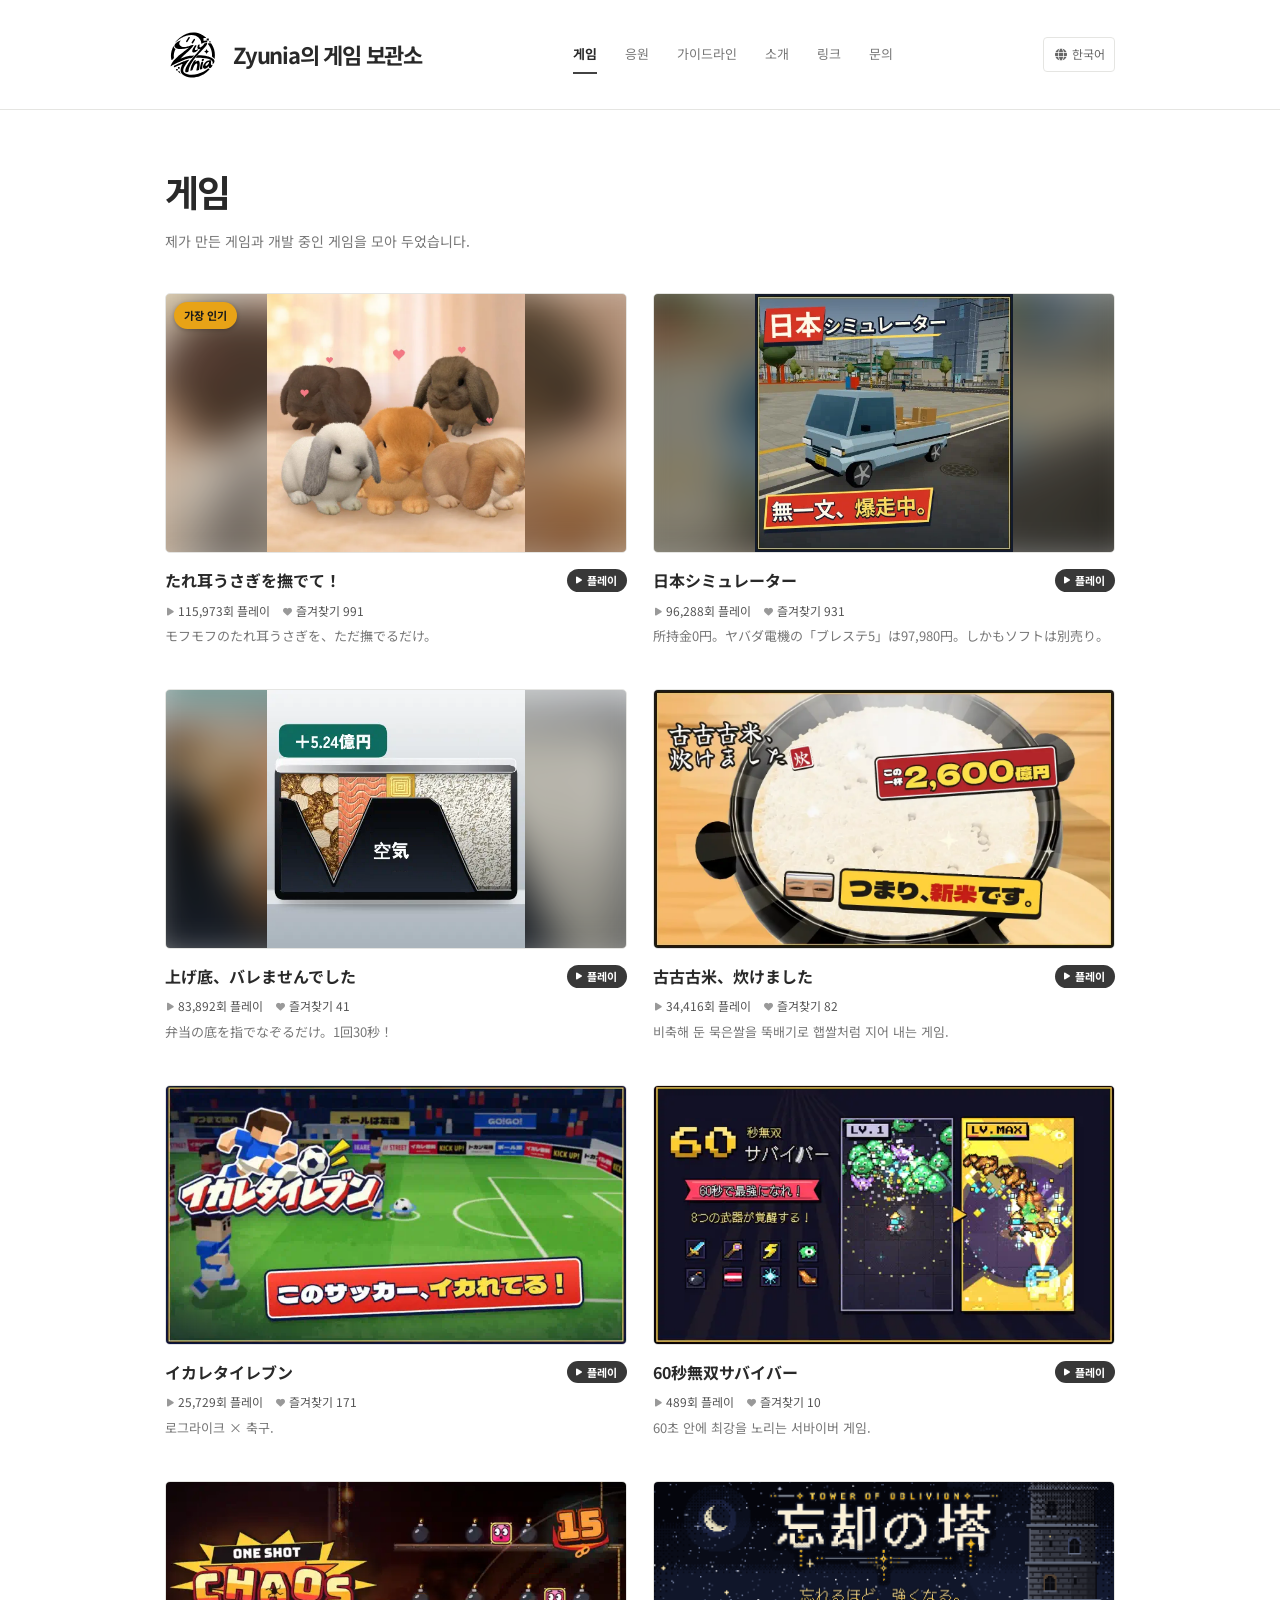
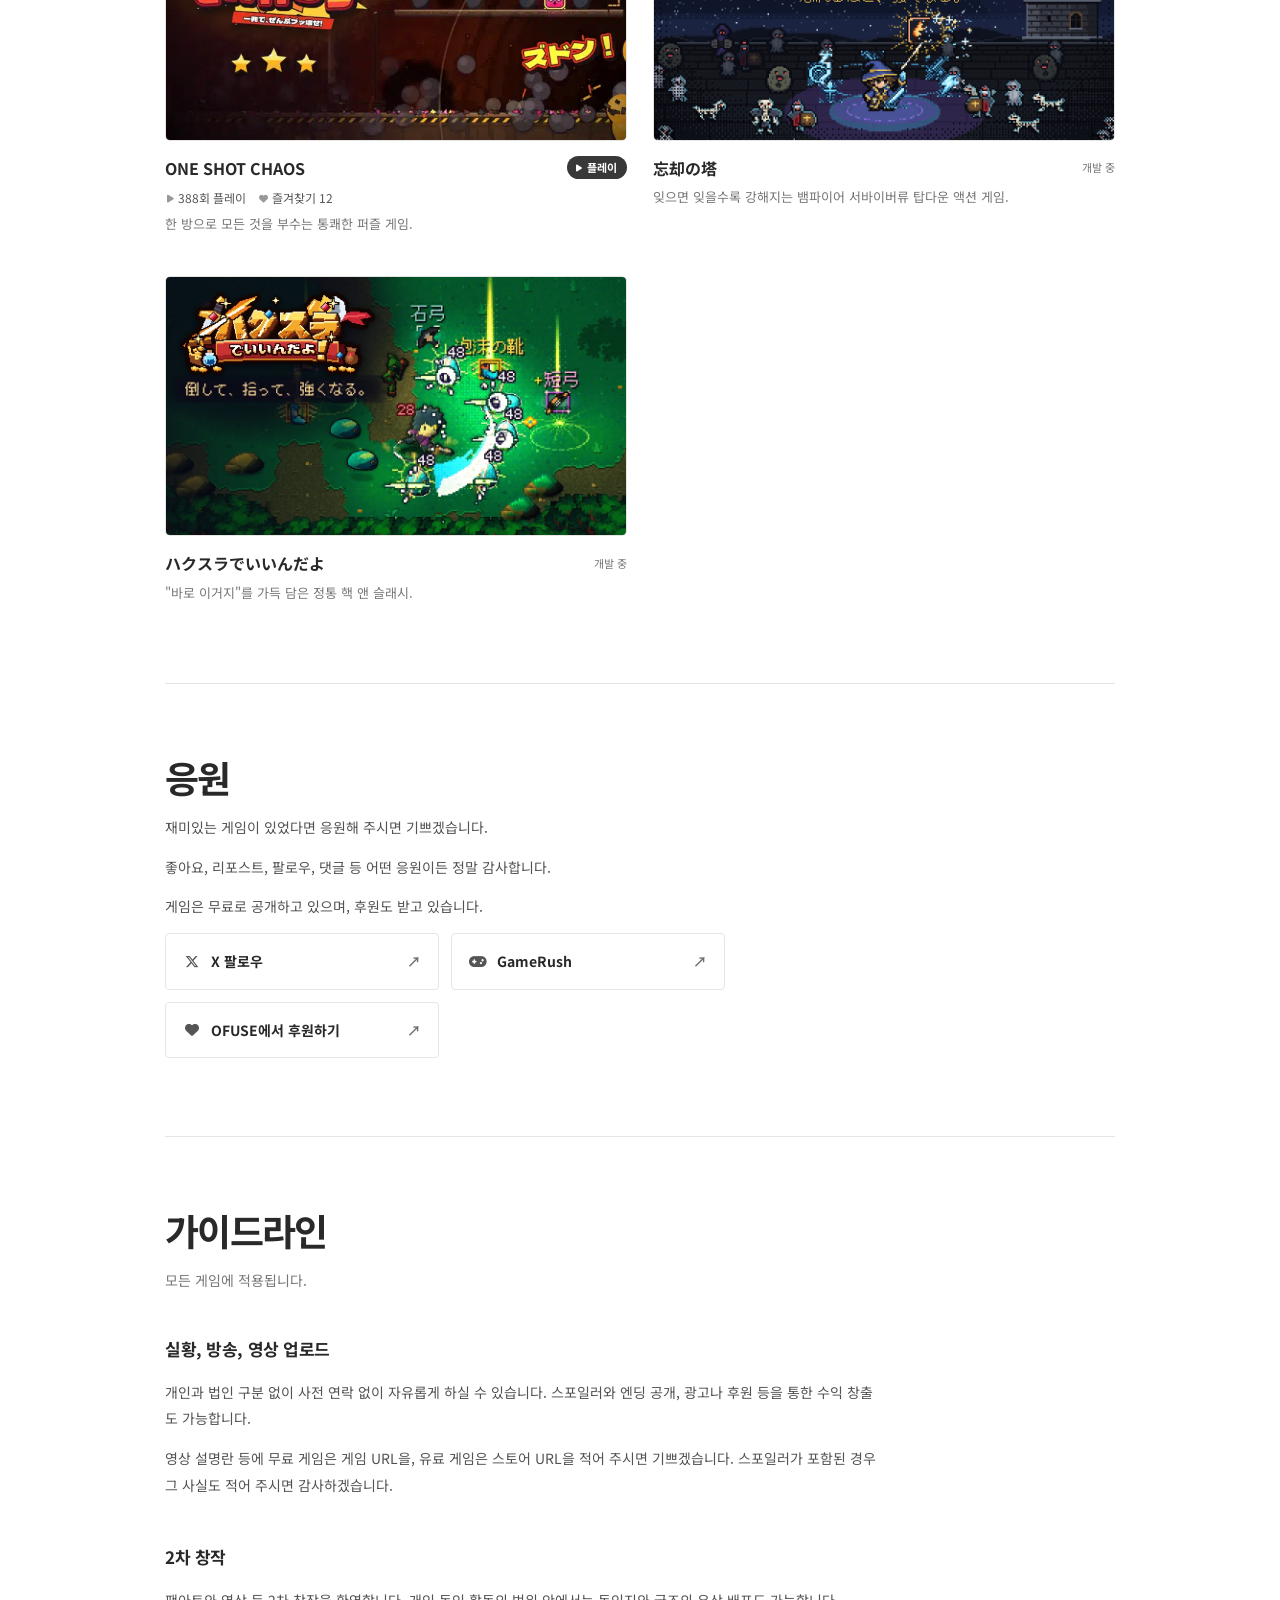
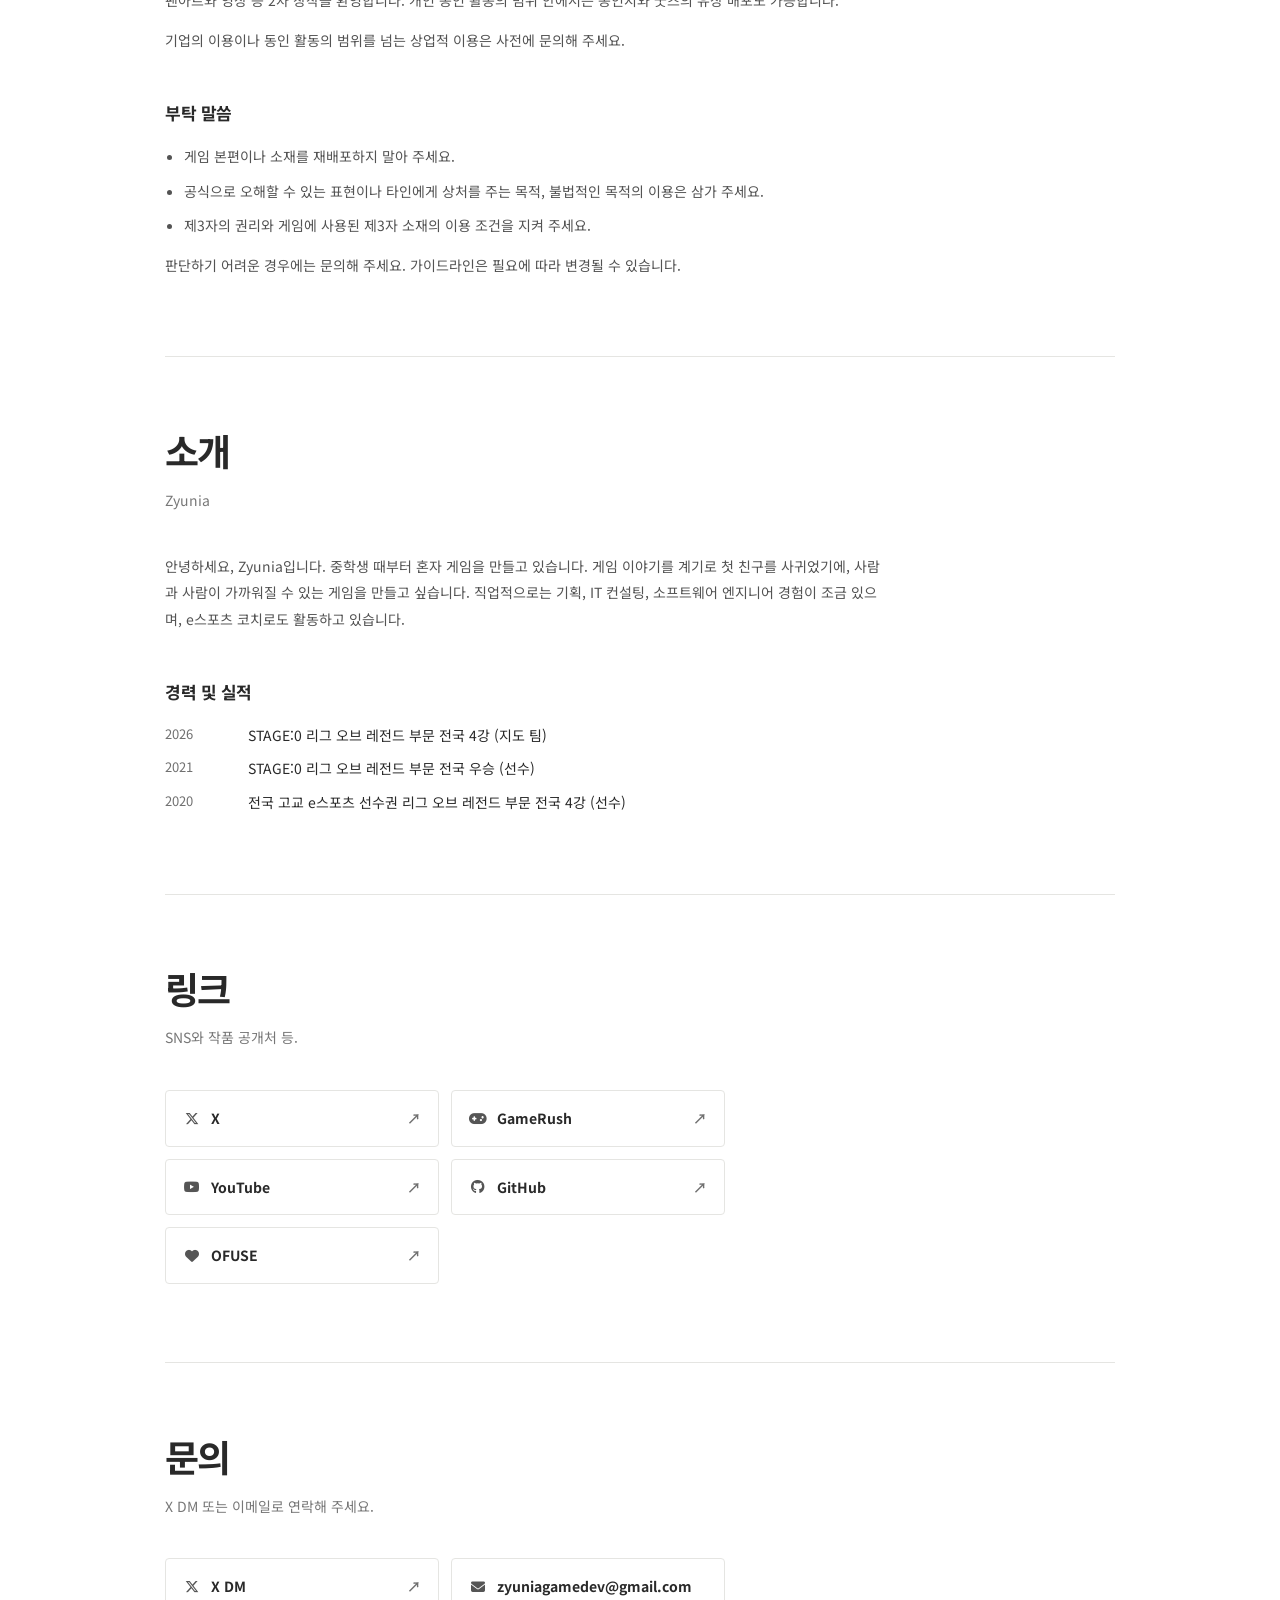
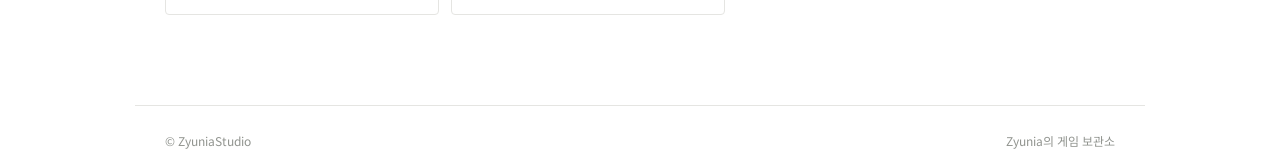
<file: ko/index.html>
<!doctype html>
<html lang="ko">
<head>
  <meta charset="utf-8">
  <meta name="viewport" content="width=device-width,initial-scale=1">
  <meta name="theme-color" content="#ffffff">
  <title>Zyunia의 게임 보관소</title>
  <meta name="description" content="인디 개발자 Zyunia의 게임 보관소입니다. 브라우저에서 바로 즐길 수 있는 게임과 개발 중인 게임을 소개합니다.">
  <link rel="canonical" href="https://zyunia.com/ko/">
  <link rel="alternate" hreflang="ja" href="https://zyunia.com/">
  <link rel="alternate" hreflang="en" href="https://zyunia.com/en/">
  <link rel="alternate" hreflang="zh-Hans" href="https://zyunia.com/zh/">
  <link rel="alternate" hreflang="ko" href="https://zyunia.com/ko/">
  <link rel="alternate" hreflang="x-default" href="https://zyunia.com/">
  <link rel="icon" href="/favicon.ico" sizes="48x48">
  <link rel="apple-touch-icon" href="/apple-touch-icon.png">
  <link rel="preconnect" href="https://fonts.googleapis.com">
  <link rel="preconnect" href="https://fonts.gstatic.com" crossorigin>
  <link rel="stylesheet" href="https://fonts.googleapis.com/css2?family=Noto+Sans+KR:wght@400;700&display=swap">
  <link rel="stylesheet" href="/css/style.css">
  <script>document.documentElement.classList.add('js')</script>
  <script src="/js/main.js" defer></script>
</head>
<body>
  <header class="header" id="header">
    <div class="wrap header-inner">
      <a class="brand" href="#games">
        <img class="brand-logo" src="/img/zyunia-logo.svg" alt="" width="56" height="56">
        <span class="brand-text">Zyunia의 게임 보관소</span>
      </a>
      <nav class="nav" id="nav" aria-label="메인 메뉴">
        <a href="#games">게임</a>
        <a href="#support">응원</a>
        <a href="#guidelines">가이드라인</a>
        <a href="#about">소개</a>
        <a href="#links">링크</a>
        <a href="#contact">문의</a>
        <span class="nav-indicator" id="nav-indicator" aria-hidden="true"></span>
      </nav>
      <details class="lang" id="lang">
        <summary aria-label="언어 선택"><i class="icon icon-globe" aria-hidden="true"></i>한국어</summary>
        <div class="lang-menu">
          <a href="/" lang="ja">日本語</a>
          <a href="/en/" lang="en">English</a>
          <a href="/zh/" lang="zh-Hans">简体中文</a>
          <a href="/ko/" lang="ko" aria-current="true">한국어</a>
        </div>
      </details>
    </div>
  </header>

  <main class="wrap main">
    <section id="games" class="page">
      <h1 class="heading reveal">게임</h1>
      <p class="lead reveal">제가 만든 게임과 개발 중인 게임을 모아 두었습니다.</p>
      <div class="grid">
        <a class="game reveal" href="https://gamerush.jp/g/8NmEOSd" target="_blank" rel="noopener noreferrer">
          <div class="art art-square"><img class="art-backdrop" src="/img/gamerush-8NmEOSd.webp" alt="" aria-hidden="true" width="720" height="720" loading="lazy" decoding="async"><img src="/img/gamerush-8NmEOSd.webp" alt="たれ耳うさぎを撫でて！" width="720" height="720" fetchpriority="high"><span class="badge">가장 인기</span></div>
          <div class="title-line"><h3>たれ耳うさぎを撫でて！</h3><span class="status play"><i class="icon icon-play" aria-hidden="true"></i>플레이</span></div>
          <p class="stats"><span><i class="icon icon-play" aria-hidden="true"></i>115,973회 플레이</span><span><i class="icon icon-heart" aria-hidden="true"></i>즐겨찾기 991</span></p>
          <p class="desc">モフモフのたれ耳うさぎを、ただ撫でるだけ。</p>
        </a>
        <a class="game reveal" href="https://gamerush.jp/g/t0ZRjDe" target="_blank" rel="noopener noreferrer">
          <div class="art art-square"><img class="art-backdrop" src="/img/gamerush-t0ZRjDe.webp" alt="" aria-hidden="true" width="720" height="720" loading="lazy" decoding="async"><img src="/img/gamerush-t0ZRjDe.webp" alt="日本シミュレーター" width="720" height="720"></div>
          <div class="title-line"><h3>日本シミュレーター</h3><span class="status play"><i class="icon icon-play" aria-hidden="true"></i>플레이</span></div>
          <p class="stats"><span><i class="icon icon-play" aria-hidden="true"></i>96,288회 플레이</span><span><i class="icon icon-heart" aria-hidden="true"></i>즐겨찾기 931</span></p>
          <p class="desc">所持金0円。ヤバダ電機の「ブレステ5」は97,980円。しかもソフトは別売り。</p>
        </a>
        <a class="game reveal" href="https://gamerush.jp/g/lT32jMu" target="_blank" rel="noopener noreferrer">
          <div class="art art-square"><img class="art-backdrop" src="/img/gamerush-lT32jMu.webp" alt="" aria-hidden="true" width="720" height="720" loading="lazy" decoding="async"><img src="/img/gamerush-lT32jMu.webp" alt="上げ底、バレませんでした" width="720" height="720" loading="lazy" decoding="async"></div>
          <div class="title-line"><h3>上げ底、バレませんでした</h3><span class="status play"><i class="icon icon-play" aria-hidden="true"></i>플레이</span></div>
          <p class="stats"><span><i class="icon icon-play" aria-hidden="true"></i>83,892회 플레이</span><span><i class="icon icon-heart" aria-hidden="true"></i>즐겨찾기 41</span></p>
          <p class="desc">弁当の底を指でなぞるだけ。1回30秒！</p>
        </a>
        <a class="game reveal" href="https://gamerush.jp/g/4zoyW6a" target="_blank" rel="noopener noreferrer">
          <div class="art"><img src="/img/kokokomai.webp" alt="古古古米、炊けました" width="1280" height="720" loading="lazy" decoding="async"></div>
          <div class="title-line"><h3>古古古米、炊けました</h3><span class="status play"><i class="icon icon-play" aria-hidden="true"></i>플레이</span></div>
          <p class="stats"><span><i class="icon icon-play" aria-hidden="true"></i>34,416회 플레이</span><span><i class="icon icon-heart" aria-hidden="true"></i>즐겨찾기 82</span></p>
          <p class="desc">비축해 둔 묵은쌀을 뚝배기로 햅쌀처럼 지어 내는 게임.</p>
        </a>
        <a class="game reveal" href="https://gamerush.jp/g/yJ9JFMc" target="_blank" rel="noopener noreferrer">
          <div class="art"><img src="/img/ikareta.webp" alt="イカレタイレブン" width="720" height="405" loading="lazy" decoding="async"></div>
          <div class="title-line"><h3>イカレタイレブン</h3><span class="status play"><i class="icon icon-play" aria-hidden="true"></i>플레이</span></div>
          <p class="stats"><span><i class="icon icon-play" aria-hidden="true"></i>25,729회 플레이</span><span><i class="icon icon-heart" aria-hidden="true"></i>즐겨찾기 171</span></p>
          <p class="desc">로그라이크 × 축구.</p>
        </a>
        <a class="game reveal" href="https://gamerush.jp/g/GZwhcbc" target="_blank" rel="noopener noreferrer">
          <div class="art"><img src="/img/60-survivor.webp" alt="60秒無双サバイバー" width="720" height="405" loading="lazy" decoding="async"></div>
          <div class="title-line"><h3>60秒無双サバイバー</h3><span class="status play"><i class="icon icon-play" aria-hidden="true"></i>플레이</span></div>
          <p class="stats"><span><i class="icon icon-play" aria-hidden="true"></i>489회 플레이</span><span><i class="icon icon-heart" aria-hidden="true"></i>즐겨찾기 10</span></p>
          <p class="desc">60초 안에 최강을 노리는 서바이버 게임.</p>
        </a>
        <a class="game reveal" href="https://gamerush.jp/g/gGlyAV8" target="_blank" rel="noopener noreferrer">
          <div class="art"><img src="/img/one-shot-chaos.webp" alt="ONE SHOT CHAOS" width="720" height="405" loading="lazy" decoding="async"></div>
          <div class="title-line"><h3>ONE SHOT CHAOS</h3><span class="status play"><i class="icon icon-play" aria-hidden="true"></i>플레이</span></div>
          <p class="stats"><span><i class="icon icon-play" aria-hidden="true"></i>388회 플레이</span><span><i class="icon icon-heart" aria-hidden="true"></i>즐겨찾기 12</span></p>
          <p class="desc">한 방으로 모든 것을 부수는 통쾌한 퍼즐 게임.</p>
        </a>
        <div class="game reveal">
          <div class="art"><img src="/img/tower.webp" alt="忘却の塔" width="960" height="540" loading="lazy" decoding="async"></div>
          <div class="title-line"><h3>忘却の塔</h3><span class="status">개발 중</span></div>
          <p class="desc">잊으면 잊을수록 강해지는 뱀파이어 서바이버류 탑다운 액션 게임.</p>
        </div>
        <div class="game reveal">
          <div class="art"><img src="/img/hakusura.webp" alt="ハクスラでいいんだよ" width="960" height="540" loading="lazy" decoding="async"></div>
          <div class="title-line"><h3>ハクスラでいいんだよ</h3><span class="status">개발 중</span></div>
          <p class="desc">&quot;바로 이거지&quot;를 가득 담은 정통 핵 앤 슬래시.</p>
        </div>
      </div>
    </section>

    <section id="support" class="page">
      <h2 class="heading reveal">응원</h2>
      <div class="content reveal">
        <p>재미있는 게임이 있었다면 응원해 주시면 기쁘겠습니다.</p>
        <p>좋아요, 리포스트, 팔로우, 댓글 등 어떤 응원이든 정말 감사합니다.</p>
        <p>게임은 무료로 공개하고 있으며, 후원도 받고 있습니다.</p>
        <div class="links">
          <a href="https://x.com/zyunizyunia" target="_blank" rel="noopener noreferrer"><span class="link-label"><i class="icon icon-x" aria-hidden="true"></i>X 팔로우</span><span class="arrow">↗</span></a>
          <a href="https://gamerush.jp/u/zyunizyunia" target="_blank" rel="noopener noreferrer"><span class="link-label"><i class="icon icon-gamepad" aria-hidden="true"></i>GameRush</span><span class="arrow">↗</span></a>
          <a href="https://ofuse.me/zyuniazyunia" target="_blank" rel="noopener noreferrer"><span class="link-label"><i class="icon icon-heart" aria-hidden="true"></i>OFUSE에서 후원하기</span><span class="arrow">↗</span></a>
        </div>
      </div>
    </section>

    <section id="guidelines" class="page">
      <h2 class="heading reveal">가이드라인</h2>
      <p class="lead reveal">모든 게임에 적용됩니다.</p>
      <div class="content">
        <div class="section reveal">
          <h3>실황, 방송, 영상 업로드</h3>
          <p>개인과 법인 구분 없이 사전 연락 없이 자유롭게 하실 수 있습니다. 스포일러와 엔딩 공개, 광고나 후원 등을 통한 수익 창출도 가능합니다.</p>
          <p>영상 설명란 등에 무료 게임은 게임 URL을, 유료 게임은 스토어 URL을 적어 주시면 기쁘겠습니다. 스포일러가 포함된 경우 그 사실도 적어 주시면 감사하겠습니다.</p>
        </div>
        <div class="section reveal">
          <h3>2차 창작</h3>
          <p>팬아트와 영상 등 2차 창작을 환영합니다. 개인 동인 활동의 범위 안에서는 동인지와 굿즈의 유상 배포도 가능합니다.</p>
          <p>기업의 이용이나 동인 활동의 범위를 넘는 상업적 이용은 사전에 문의해 주세요.</p>
        </div>
        <div class="section reveal">
          <h3>부탁 말씀</h3>
          <ul class="rules">
            <li>게임 본편이나 소재를 재배포하지 말아 주세요.</li>
            <li>공식으로 오해할 수 있는 표현이나 타인에게 상처를 주는 목적, 불법적인 목적의 이용은 삼가 주세요.</li>
            <li>제3자의 권리와 게임에 사용된 제3자 소재의 이용 조건을 지켜 주세요.</li>
          </ul>
          <p>판단하기 어려운 경우에는 문의해 주세요. 가이드라인은 필요에 따라 변경될 수 있습니다.</p>
        </div>
      </div>
    </section>

    <section id="about" class="page">
      <h2 class="heading reveal">소개</h2>
      <p class="lead reveal">Zyunia</p>
      <div class="content">
        <div class="section reveal">
          <p>안녕하세요, Zyunia입니다. 중학생 때부터 혼자 게임을 만들고 있습니다. 게임 이야기를 계기로 첫 친구를 사귀었기에, 사람과 사람이 가까워질 수 있는 게임을 만들고 싶습니다. 직업적으로는 기획, IT 컨설팅, 소프트웨어 엔지니어 경험이 조금 있으며, e스포츠 코치로도 활동하고 있습니다.</p>
        </div>
        <div class="section reveal">
          <h3>경력 및 실적</h3>
          <dl class="history">
            <dt>2026</dt><dd>STAGE:0 리그 오브 레전드 부문 전국 4강 (지도 팀)</dd>
            <dt>2021</dt><dd>STAGE:0 리그 오브 레전드 부문 전국 우승 (선수)</dd>
            <dt>2020</dt><dd>전국 고교 e스포츠 선수권 리그 오브 레전드 부문 전국 4강 (선수)</dd>
          </dl>
        </div>
      </div>
    </section>

    <section id="links" class="page">
      <h2 class="heading reveal">링크</h2>
      <p class="lead reveal">SNS와 작품 공개처 등.</p>
      <div class="links reveal">
        <a href="https://x.com/zyunizyunia" target="_blank" rel="noopener noreferrer"><span class="link-label"><i class="icon icon-x" aria-hidden="true"></i>X</span><span class="arrow">↗</span></a>
        <a href="https://gamerush.jp/u/zyunizyunia" target="_blank" rel="noopener noreferrer"><span class="link-label"><i class="icon icon-gamepad" aria-hidden="true"></i>GameRush</span><span class="arrow">↗</span></a>
        <a href="https://www.youtube.com/@zyunizyunia" target="_blank" rel="noopener noreferrer"><span class="link-label"><i class="icon icon-youtube" aria-hidden="true"></i>YouTube</span><span class="arrow">↗</span></a>
        <a href="https://github.com/zyunia428" target="_blank" rel="noopener noreferrer"><span class="link-label"><i class="icon icon-github" aria-hidden="true"></i>GitHub</span><span class="arrow">↗</span></a>
        <a href="https://ofuse.me/zyuniazyunia" target="_blank" rel="noopener noreferrer"><span class="link-label"><i class="icon icon-heart" aria-hidden="true"></i>OFUSE</span><span class="arrow">↗</span></a>
      </div>
    </section>

    <section id="contact" class="page">
      <h2 class="heading reveal">문의</h2>
      <p class="lead reveal">X DM 또는 이메일로 연락해 주세요.</p>
      <div class="links reveal">
        <a href="https://x.com/zyunizyunia" target="_blank" rel="noopener noreferrer"><span class="link-label"><i class="icon icon-x" aria-hidden="true"></i>X DM</span><span class="arrow">↗</span></a>
        <a href="mailto:zyuniagamedev@gmail.com"><span class="link-label"><i class="icon icon-mail" aria-hidden="true"></i>zyuniagamedev@gmail.com</span></a>
      </div>
    </section>
  </main>

  <footer class="wrap footer">
    <span>© ZyuniaStudio</span>
    <span>Zyunia의 게임 보관소</span>
  </footer>
</body>
</html>
</file>
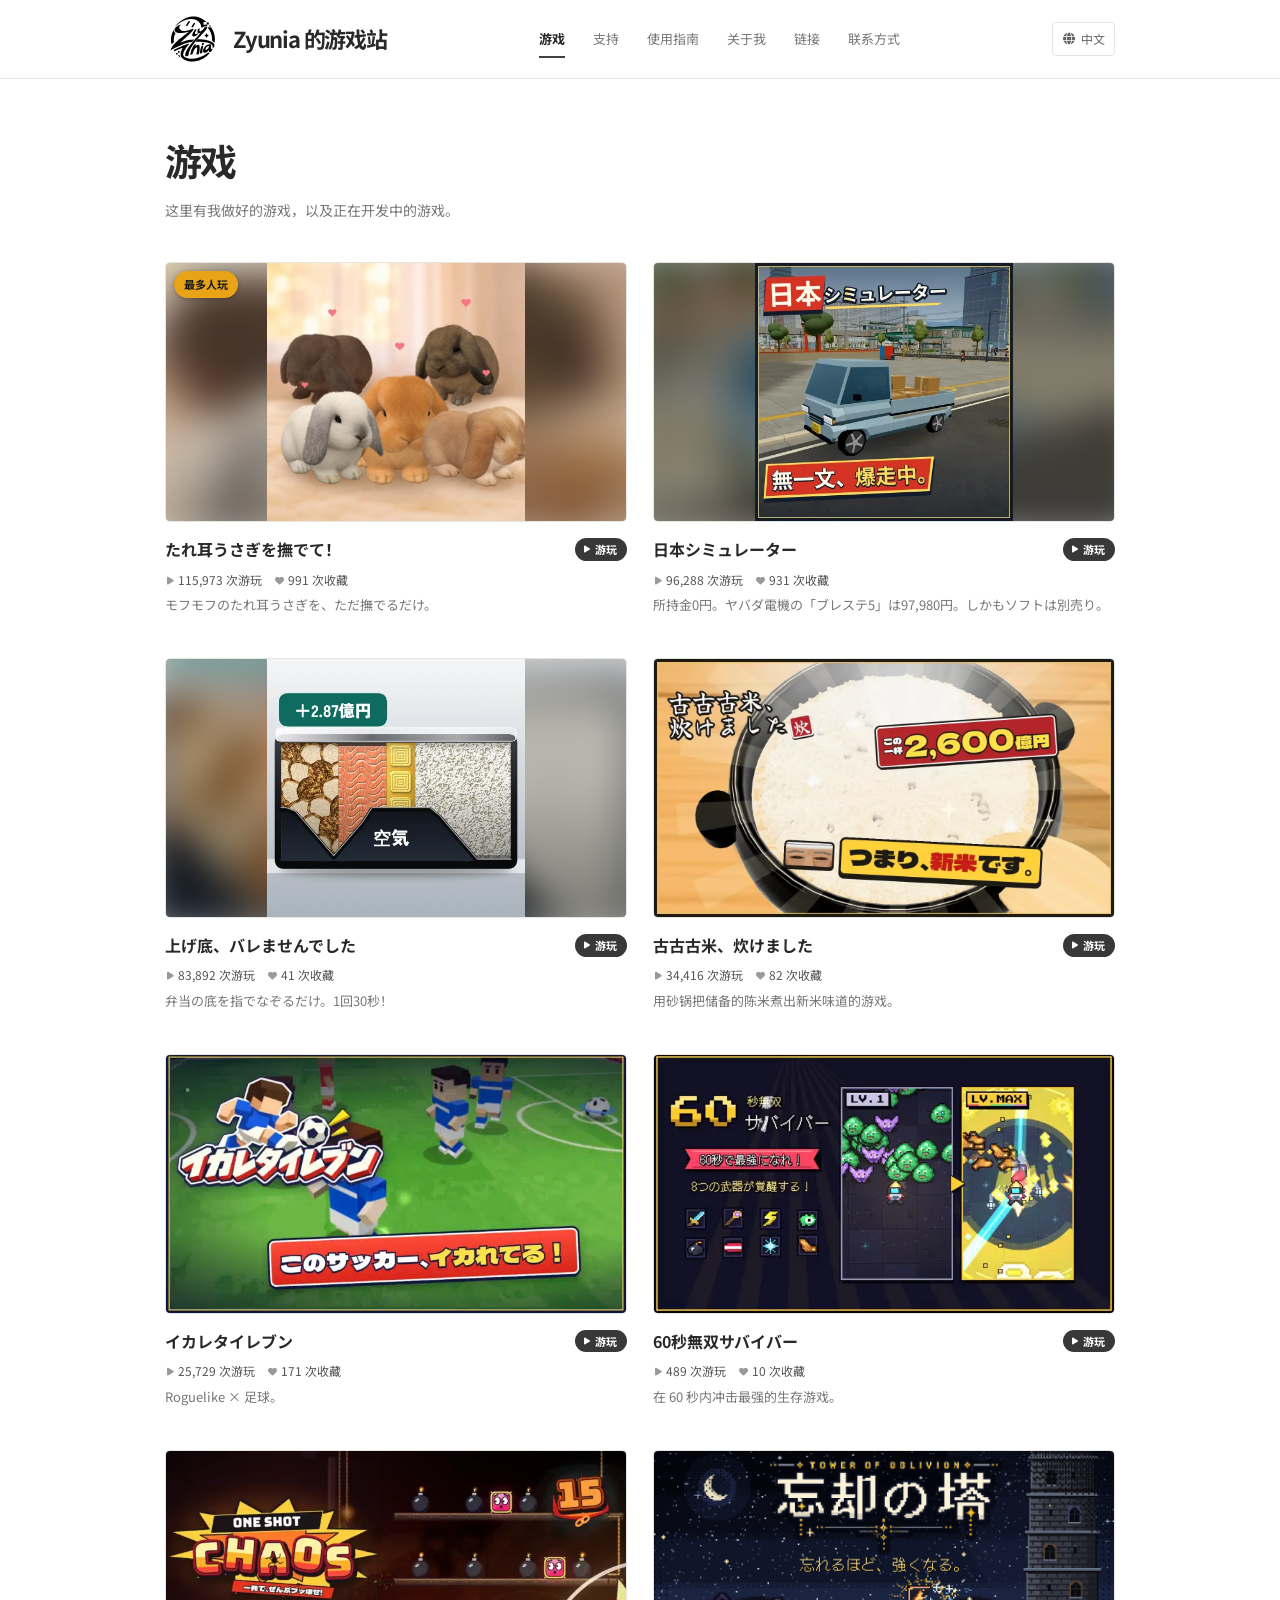
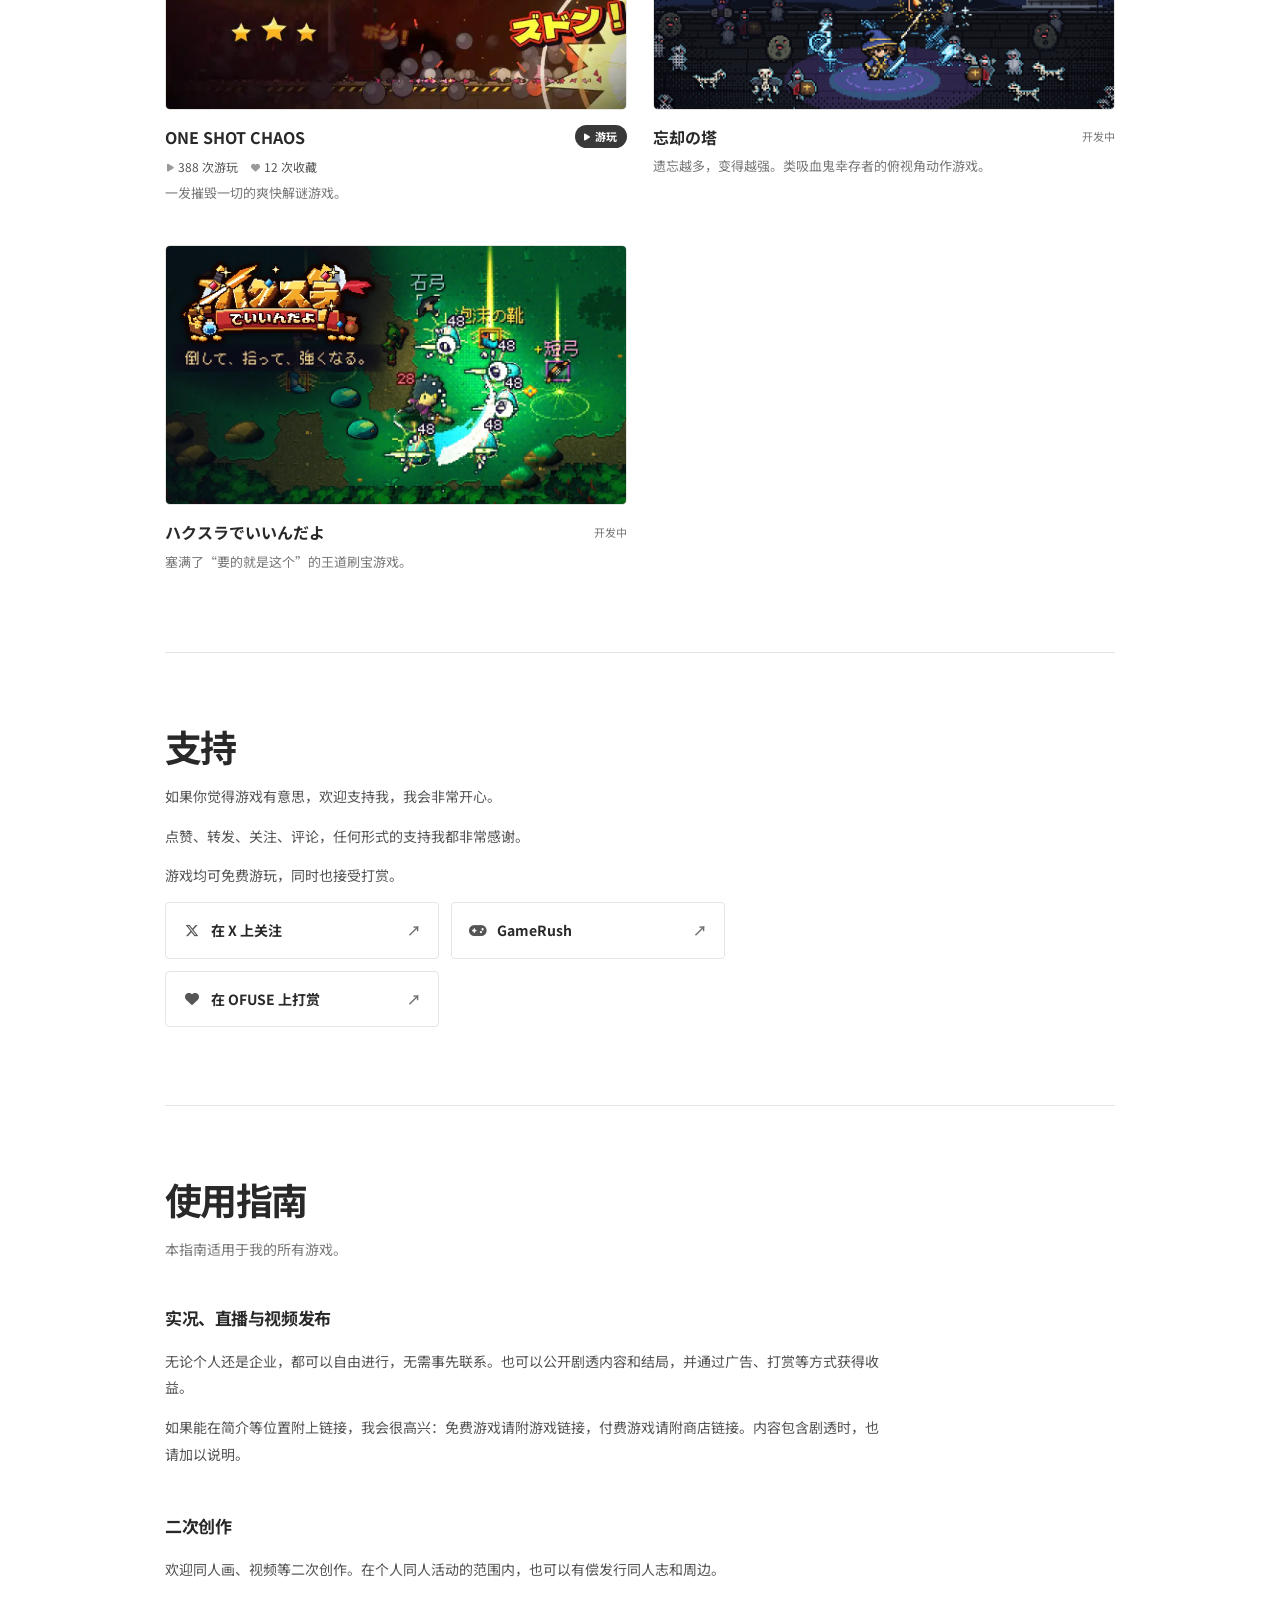
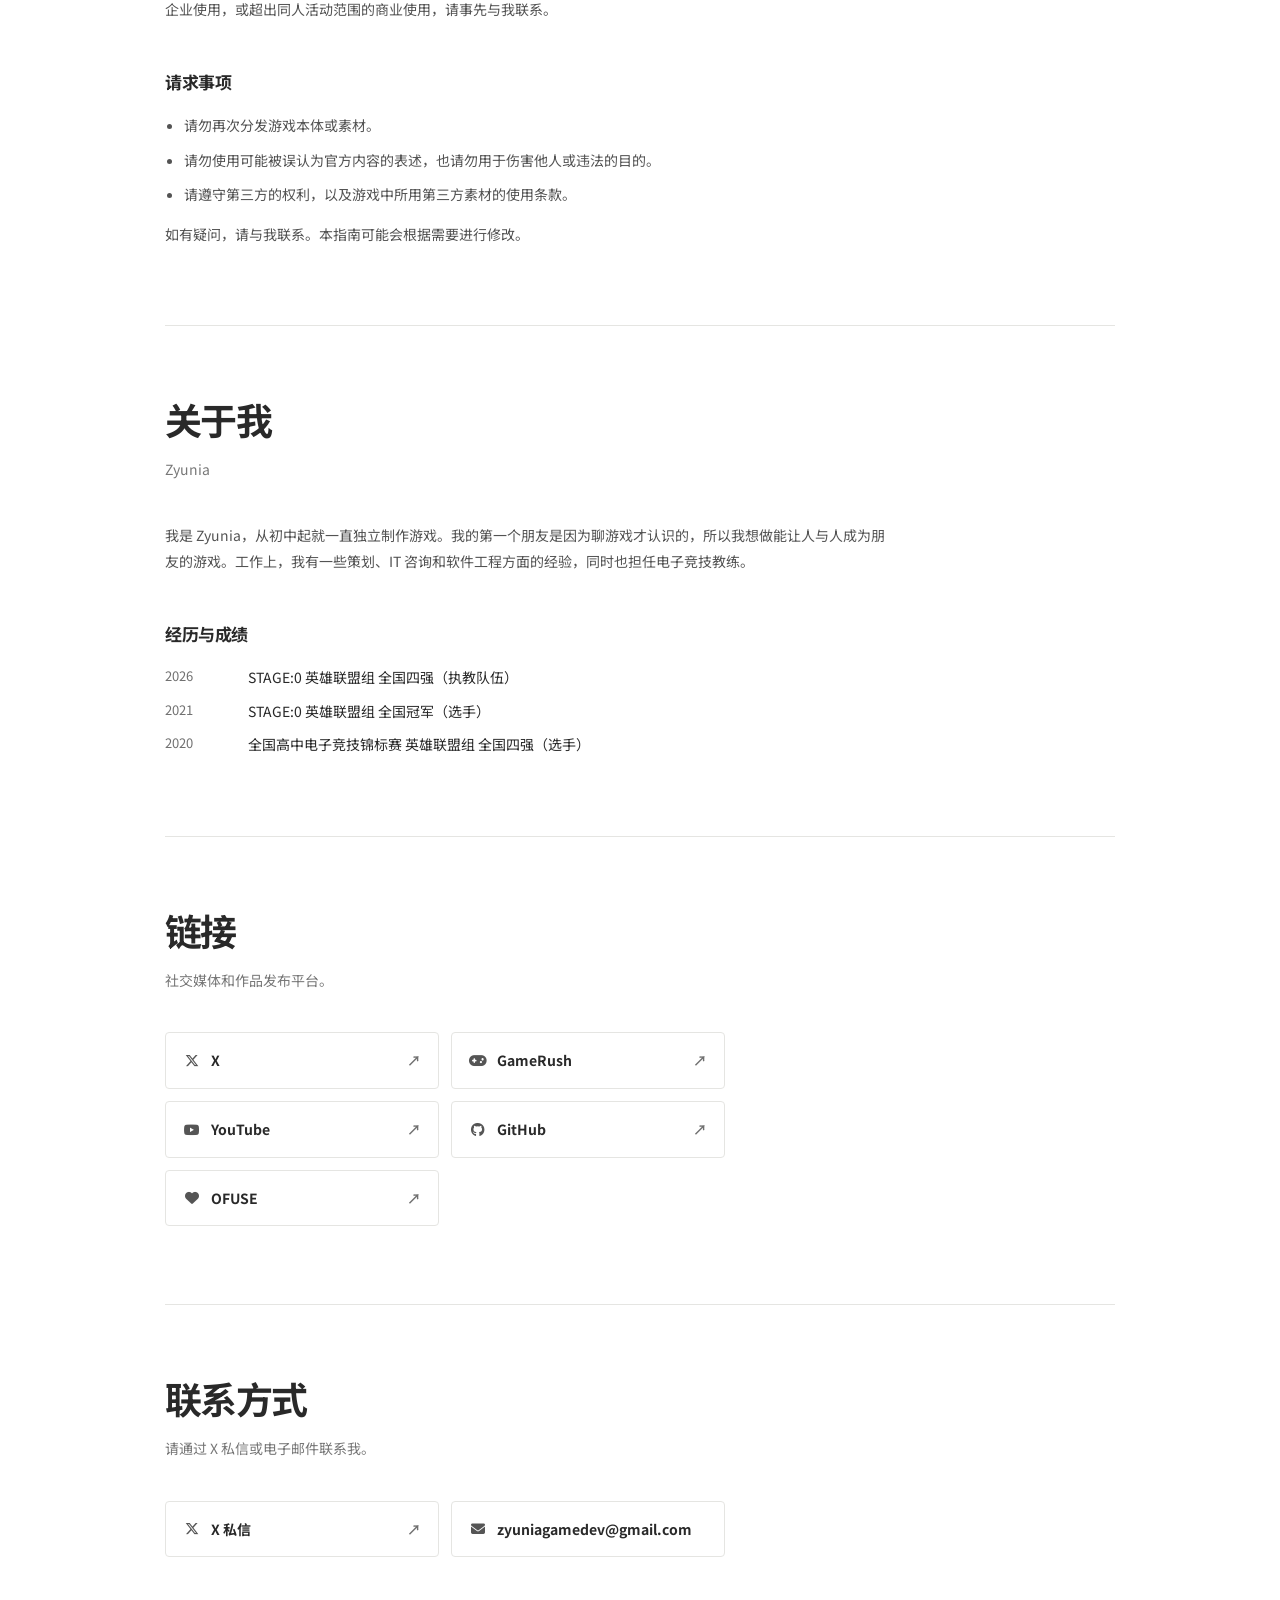
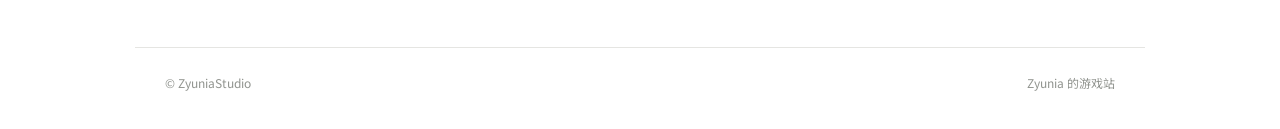
<file: zh/index.html>
<!doctype html>
<html lang="zh-Hans">
<head>
  <meta charset="utf-8">
  <meta name="viewport" content="width=device-width,initial-scale=1">
  <meta name="theme-color" content="#ffffff">
  <title>Zyunia 的游戏站</title>
  <meta name="description" content="独立开发者 Zyunia 的游戏站。这里有可以直接在浏览器中游玩的游戏，以及正在开发中的游戏。">
  <link rel="canonical" href="https://zyunia.com/zh/">
  <link rel="alternate" hreflang="ja" href="https://zyunia.com/">
  <link rel="alternate" hreflang="en" href="https://zyunia.com/en/">
  <link rel="alternate" hreflang="zh-Hans" href="https://zyunia.com/zh/">
  <link rel="alternate" hreflang="ko" href="https://zyunia.com/ko/">
  <link rel="alternate" hreflang="x-default" href="https://zyunia.com/">
  <link rel="icon" href="/favicon.ico" sizes="48x48">
  <link rel="apple-touch-icon" href="/apple-touch-icon.png">
  <link rel="preconnect" href="https://fonts.googleapis.com">
  <link rel="preconnect" href="https://fonts.gstatic.com" crossorigin>
  <link rel="stylesheet" href="https://fonts.googleapis.com/css2?family=Noto+Sans+SC:wght@400;700&display=swap">
  <link rel="stylesheet" href="/css/style.css">
  <script>document.documentElement.classList.add('js')</script>
  <script src="/js/main.js" defer></script>
</head>
<body>
  <header class="header" id="header">
    <div class="wrap header-inner">
      <a class="brand" href="#games">
        <img class="brand-logo" src="/img/zyunia-logo.svg" alt="" width="56" height="56">
        <span class="brand-text">Zyunia 的游戏站</span>
      </a>
      <nav class="nav" id="nav" aria-label="主菜单">
        <a href="#games">游戏</a>
        <a href="#support">支持</a>
        <a href="#guidelines">使用指南</a>
        <a href="#about">关于我</a>
        <a href="#links">链接</a>
        <a href="#contact">联系方式</a>
        <span class="nav-indicator" id="nav-indicator" aria-hidden="true"></span>
      </nav>
      <details class="lang" id="lang">
        <summary aria-label="选择语言"><i class="icon icon-globe" aria-hidden="true"></i>中文</summary>
        <div class="lang-menu">
          <a href="/" lang="ja">日本語</a>
          <a href="/en/" lang="en">English</a>
          <a href="/zh/" lang="zh-Hans" aria-current="true">简体中文</a>
          <a href="/ko/" lang="ko">한국어</a>
        </div>
      </details>
    </div>
  </header>

  <main class="wrap main">
    <section id="games" class="page">
      <h1 class="heading reveal">游戏</h1>
      <p class="lead reveal">这里有我做好的游戏，以及正在开发中的游戏。</p>
      <div class="grid">
        <a class="game reveal" href="https://gamerush.jp/g/8NmEOSd" target="_blank" rel="noopener noreferrer">
          <div class="art art-square"><img class="art-backdrop" src="/img/gamerush-8NmEOSd.webp" alt="" aria-hidden="true" width="720" height="720" loading="lazy" decoding="async"><img src="/img/gamerush-8NmEOSd.webp" alt="たれ耳うさぎを撫でて！" width="720" height="720" fetchpriority="high"><span class="badge">最多人玩</span></div>
          <div class="title-line"><h3>たれ耳うさぎを撫でて！</h3><span class="status play"><i class="icon icon-play" aria-hidden="true"></i>游玩</span></div>
          <p class="stats"><span><i class="icon icon-play" aria-hidden="true"></i>115,973 次游玩</span><span><i class="icon icon-heart" aria-hidden="true"></i>991 次收藏</span></p>
          <p class="desc">モフモフのたれ耳うさぎを、ただ撫でるだけ。</p>
        </a>
        <a class="game reveal" href="https://gamerush.jp/g/t0ZRjDe" target="_blank" rel="noopener noreferrer">
          <div class="art art-square"><img class="art-backdrop" src="/img/gamerush-t0ZRjDe.webp" alt="" aria-hidden="true" width="720" height="720" loading="lazy" decoding="async"><img src="/img/gamerush-t0ZRjDe.webp" alt="日本シミュレーター" width="720" height="720"></div>
          <div class="title-line"><h3>日本シミュレーター</h3><span class="status play"><i class="icon icon-play" aria-hidden="true"></i>游玩</span></div>
          <p class="stats"><span><i class="icon icon-play" aria-hidden="true"></i>96,288 次游玩</span><span><i class="icon icon-heart" aria-hidden="true"></i>931 次收藏</span></p>
          <p class="desc">所持金0円。ヤバダ電機の「ブレステ5」は97,980円。しかもソフトは別売り。</p>
        </a>
        <a class="game reveal" href="https://gamerush.jp/g/lT32jMu" target="_blank" rel="noopener noreferrer">
          <div class="art art-square"><img class="art-backdrop" src="/img/gamerush-lT32jMu.webp" alt="" aria-hidden="true" width="720" height="720" loading="lazy" decoding="async"><img src="/img/gamerush-lT32jMu.webp" alt="上げ底、バレませんでした" width="720" height="720" loading="lazy" decoding="async"></div>
          <div class="title-line"><h3>上げ底、バレませんでした</h3><span class="status play"><i class="icon icon-play" aria-hidden="true"></i>游玩</span></div>
          <p class="stats"><span><i class="icon icon-play" aria-hidden="true"></i>83,892 次游玩</span><span><i class="icon icon-heart" aria-hidden="true"></i>41 次收藏</span></p>
          <p class="desc">弁当の底を指でなぞるだけ。1回30秒！</p>
        </a>
        <a class="game reveal" href="https://gamerush.jp/g/4zoyW6a" target="_blank" rel="noopener noreferrer">
          <div class="art"><img src="/img/kokokomai.webp" alt="古古古米、炊けました" width="1280" height="720" loading="lazy" decoding="async"></div>
          <div class="title-line"><h3>古古古米、炊けました</h3><span class="status play"><i class="icon icon-play" aria-hidden="true"></i>游玩</span></div>
          <p class="stats"><span><i class="icon icon-play" aria-hidden="true"></i>34,416 次游玩</span><span><i class="icon icon-heart" aria-hidden="true"></i>82 次收藏</span></p>
          <p class="desc">用砂锅把储备的陈米煮出新米味道的游戏。</p>
        </a>
        <a class="game reveal" href="https://gamerush.jp/g/yJ9JFMc" target="_blank" rel="noopener noreferrer">
          <div class="art"><img src="/img/ikareta.webp" alt="イカレタイレブン" width="720" height="405" loading="lazy" decoding="async"></div>
          <div class="title-line"><h3>イカレタイレブン</h3><span class="status play"><i class="icon icon-play" aria-hidden="true"></i>游玩</span></div>
          <p class="stats"><span><i class="icon icon-play" aria-hidden="true"></i>25,729 次游玩</span><span><i class="icon icon-heart" aria-hidden="true"></i>171 次收藏</span></p>
          <p class="desc">Roguelike × 足球。</p>
        </a>
        <a class="game reveal" href="https://gamerush.jp/g/GZwhcbc" target="_blank" rel="noopener noreferrer">
          <div class="art"><img src="/img/60-survivor.webp" alt="60秒無双サバイバー" width="720" height="405" loading="lazy" decoding="async"></div>
          <div class="title-line"><h3>60秒無双サバイバー</h3><span class="status play"><i class="icon icon-play" aria-hidden="true"></i>游玩</span></div>
          <p class="stats"><span><i class="icon icon-play" aria-hidden="true"></i>489 次游玩</span><span><i class="icon icon-heart" aria-hidden="true"></i>10 次收藏</span></p>
          <p class="desc">在 60 秒内冲击最强的生存游戏。</p>
        </a>
        <a class="game reveal" href="https://gamerush.jp/g/gGlyAV8" target="_blank" rel="noopener noreferrer">
          <div class="art"><img src="/img/one-shot-chaos.webp" alt="ONE SHOT CHAOS" width="720" height="405" loading="lazy" decoding="async"></div>
          <div class="title-line"><h3>ONE SHOT CHAOS</h3><span class="status play"><i class="icon icon-play" aria-hidden="true"></i>游玩</span></div>
          <p class="stats"><span><i class="icon icon-play" aria-hidden="true"></i>388 次游玩</span><span><i class="icon icon-heart" aria-hidden="true"></i>12 次收藏</span></p>
          <p class="desc">一发摧毁一切的爽快解谜游戏。</p>
        </a>
        <div class="game reveal">
          <div class="art"><img src="/img/tower.webp" alt="忘却の塔" width="960" height="540" loading="lazy" decoding="async"></div>
          <div class="title-line"><h3>忘却の塔</h3><span class="status">开发中</span></div>
          <p class="desc">遗忘越多，变得越强。类吸血鬼幸存者的俯视角动作游戏。</p>
        </div>
        <div class="game reveal">
          <div class="art"><img src="/img/hakusura.webp" alt="ハクスラでいいんだよ" width="960" height="540" loading="lazy" decoding="async"></div>
          <div class="title-line"><h3>ハクスラでいいんだよ</h3><span class="status">开发中</span></div>
          <p class="desc">塞满了“要的就是这个”的王道刷宝游戏。</p>
        </div>
      </div>
    </section>

    <section id="support" class="page">
      <h2 class="heading reveal">支持</h2>
      <div class="content reveal">
        <p>如果你觉得游戏有意思，欢迎支持我，我会非常开心。</p>
        <p>点赞、转发、关注、评论，任何形式的支持我都非常感谢。</p>
        <p>游戏均可免费游玩，同时也接受打赏。</p>
        <div class="links">
          <a href="https://x.com/zyunizyunia" target="_blank" rel="noopener noreferrer"><span class="link-label"><i class="icon icon-x" aria-hidden="true"></i>在 X 上关注</span><span class="arrow">↗</span></a>
          <a href="https://gamerush.jp/u/zyunizyunia" target="_blank" rel="noopener noreferrer"><span class="link-label"><i class="icon icon-gamepad" aria-hidden="true"></i>GameRush</span><span class="arrow">↗</span></a>
          <a href="https://ofuse.me/zyuniazyunia" target="_blank" rel="noopener noreferrer"><span class="link-label"><i class="icon icon-heart" aria-hidden="true"></i>在 OFUSE 上打赏</span><span class="arrow">↗</span></a>
        </div>
      </div>
    </section>

    <section id="guidelines" class="page">
      <h2 class="heading reveal">使用指南</h2>
      <p class="lead reveal">本指南适用于我的所有游戏。</p>
      <div class="content">
        <div class="section reveal">
          <h3>实况、直播与视频发布</h3>
          <p>无论个人还是企业，都可以自由进行，无需事先联系。也可以公开剧透内容和结局，并通过广告、打赏等方式获得收益。</p>
          <p>如果能在简介等位置附上链接，我会很高兴：免费游戏请附游戏链接，付费游戏请附商店链接。内容包含剧透时，也请加以说明。</p>
        </div>
        <div class="section reveal">
          <h3>二次创作</h3>
          <p>欢迎同人画、视频等二次创作。在个人同人活动的范围内，也可以有偿发行同人志和周边。</p>
          <p>企业使用，或超出同人活动范围的商业使用，请事先与我联系。</p>
        </div>
        <div class="section reveal">
          <h3>请求事项</h3>
          <ul class="rules">
            <li>请勿再次分发游戏本体或素材。</li>
            <li>请勿使用可能被误认为官方内容的表述，也请勿用于伤害他人或违法的目的。</li>
            <li>请遵守第三方的权利，以及游戏中所用第三方素材的使用条款。</li>
          </ul>
          <p>如有疑问，请与我联系。本指南可能会根据需要进行修改。</p>
        </div>
      </div>
    </section>

    <section id="about" class="page">
      <h2 class="heading reveal">关于我</h2>
      <p class="lead reveal">Zyunia</p>
      <div class="content">
        <div class="section reveal">
          <p>我是 Zyunia，从初中起就一直独立制作游戏。我的第一个朋友是因为聊游戏才认识的，所以我想做能让人与人成为朋友的游戏。工作上，我有一些策划、IT 咨询和软件工程方面的经验，同时也担任电子竞技教练。</p>
        </div>
        <div class="section reveal">
          <h3>经历与成绩</h3>
          <dl class="history">
            <dt>2026</dt><dd>STAGE:0 英雄联盟组 全国四强（执教队伍）</dd>
            <dt>2021</dt><dd>STAGE:0 英雄联盟组 全国冠军（选手）</dd>
            <dt>2020</dt><dd>全国高中电子竞技锦标赛 英雄联盟组 全国四强（选手）</dd>
          </dl>
        </div>
      </div>
    </section>

    <section id="links" class="page">
      <h2 class="heading reveal">链接</h2>
      <p class="lead reveal">社交媒体和作品发布平台。</p>
      <div class="links reveal">
        <a href="https://x.com/zyunizyunia" target="_blank" rel="noopener noreferrer"><span class="link-label"><i class="icon icon-x" aria-hidden="true"></i>X</span><span class="arrow">↗</span></a>
        <a href="https://gamerush.jp/u/zyunizyunia" target="_blank" rel="noopener noreferrer"><span class="link-label"><i class="icon icon-gamepad" aria-hidden="true"></i>GameRush</span><span class="arrow">↗</span></a>
        <a href="https://www.youtube.com/@zyunizyunia" target="_blank" rel="noopener noreferrer"><span class="link-label"><i class="icon icon-youtube" aria-hidden="true"></i>YouTube</span><span class="arrow">↗</span></a>
        <a href="https://github.com/zyunia428" target="_blank" rel="noopener noreferrer"><span class="link-label"><i class="icon icon-github" aria-hidden="true"></i>GitHub</span><span class="arrow">↗</span></a>
        <a href="https://ofuse.me/zyuniazyunia" target="_blank" rel="noopener noreferrer"><span class="link-label"><i class="icon icon-heart" aria-hidden="true"></i>OFUSE</span><span class="arrow">↗</span></a>
      </div>
    </section>

    <section id="contact" class="page">
      <h2 class="heading reveal">联系方式</h2>
      <p class="lead reveal">请通过 X 私信或电子邮件联系我。</p>
      <div class="links reveal">
        <a href="https://x.com/zyunizyunia" target="_blank" rel="noopener noreferrer"><span class="link-label"><i class="icon icon-x" aria-hidden="true"></i>X 私信</span><span class="arrow">↗</span></a>
        <a href="mailto:zyuniagamedev@gmail.com"><span class="link-label"><i class="icon icon-mail" aria-hidden="true"></i>zyuniagamedev@gmail.com</span></a>
      </div>
    </section>
  </main>

  <footer class="wrap footer">
    <span>© ZyuniaStudio</span>
    <span>Zyunia 的游戏站</span>
  </footer>
</body>
</html>
</file>
<file: css/style.css>
/* Icon font: subset of Font Awesome Free 6.5.2 (fontawesome.com, SIL OFL 1.1) */
@font-face { font-family: "Icons Solid"; src: url("../fonts/icons-solid.woff2?v=2") format("woff2"); font-display: block; }
@font-face { font-family: "Icons Brands"; src: url("../fonts/icons-brands.woff2") format("woff2"); font-display: block; }

:root {
  --bg: #fff;
  --ink: #292929;
  --muted: #707070;
  --body: #535353;
  --line: #e5e5e2;
  --accent: #383838;
  --max: 1010px;
  --header-h: 76px;
  --ease: cubic-bezier(.22, .61, .36, 1);
}

*, *::before, *::after { box-sizing: border-box; }

html {
  scroll-behavior: smooth;
  scroll-padding-top: calc(var(--header-h) + 28px);
}

body {
  margin: 0;
  background: var(--bg);
  color: var(--ink);
  font: 14px/1.9 "Noto Sans JP", "Hiragino Kaku Gothic ProN", "Yu Gothic", Meiryo, sans-serif;
  -webkit-font-smoothing: antialiased;
}
:root[lang="zh-Hans"] body { font-family: "Noto Sans SC", "PingFang SC", "Microsoft YaHei", sans-serif; }
:root[lang="ko"] body { font-family: "Noto Sans KR", "Apple SD Gothic Neo", "Malgun Gothic", sans-serif; }

a { color: inherit; text-decoration: none; }
p { margin: 0 0 13px; }
:focus-visible { outline: 2px solid #555; outline-offset: 4px; }

.wrap { max-width: var(--max); margin-inline: auto; padding-inline: 30px; }

/* Icons */
.icon { font-style: normal; font-weight: 400; line-height: 1; display: inline-block; width: 1.25em; text-align: center; }
.icon::before { font-family: "Icons Solid"; font-weight: 900; }
.icon-gamepad::before { content: "\f11b"; }
.icon-heart::before { content: "\f004"; }
.icon-play::before { content: "\f04b"; }
.icon-mail::before { content: "\f0e0"; }
.icon-globe::before { content: "\f0ac"; }
.icon-x::before, .icon-youtube::before, .icon-github::before { font-family: "Icons Brands"; font-weight: 400; }
.icon-x::before { content: "\e61b"; }
.icon-youtube::before { content: "\f167"; }
.icon-github::before { content: "\f09b"; }

/* Header */
.header {
  position: sticky;
  top: 0;
  z-index: 20;
  background: rgba(255, 255, 255, .96);
  border-bottom: 1px solid var(--line);
  transition: box-shadow .25s ease;
}
.header.is-scrolled { box-shadow: 0 6px 20px rgba(0, 0, 0, .06); }
.header-inner { display: flex; align-items: center; justify-content: space-between; gap: 24px; min-height: var(--header-h); }

.brand { display: flex; align-items: center; gap: 12px; white-space: nowrap; }
.brand-logo { display: block; width: 56px; height: 56px; transition: transform .35s var(--ease); }
.brand:hover .brand-logo { transform: rotate(-8deg) scale(1.05); }
.brand-text { font-size: 22px; font-weight: 700; letter-spacing: -.055em; }

.nav { position: relative; display: flex; gap: 28px; }
.nav a { padding: 12px 0; color: #777; font-size: 13px; transition: color .2s ease; }
.nav a:hover, .nav a.active { color: var(--ink); }
.nav a.active { font-weight: 700; }
.nav-indicator {
  position: absolute;
  left: 0;
  bottom: 5px;
  width: 1px;
  height: 2px;
  background: #424242;
  opacity: 0;
  transform-origin: left;
  transition: transform .3s var(--ease), opacity .2s ease;
}

/* Language menu */
.lang { position: relative; flex-shrink: 0; }
.lang summary { display: flex; align-items: center; gap: 4px; padding: 5px 9px; border: 1px solid var(--line); border-radius: 4px; color: #666; font-size: 12px; white-space: nowrap; cursor: pointer; list-style: none; transition: border-color .2s ease, color .2s ease; }
.lang summary::-webkit-details-marker { display: none; }
.lang summary:hover, .lang[open] summary { border-color: #999; color: var(--ink); }
.lang-menu { position: absolute; right: 0; top: calc(100% + 6px); display: grid; min-width: 130px; padding: 5px; background: #fff; border: 1px solid var(--line); border-radius: 5px; box-shadow: 0 8px 22px rgba(0, 0, 0, .12); animation: lang-open .16s var(--ease); }
.lang-menu a { padding: 5px 10px; border-radius: 3px; font-size: 13px; }
.lang-menu a:hover { background: #f4f4f4; }
.lang-menu a[aria-current] { font-weight: 700; }
@keyframes lang-open { from { opacity: 0; transform: translateY(-4px); } }

/* Layout */
.main { padding-block: 56px 90px; }
.page + .page { margin-top: 78px; padding-top: 68px; border-top: 1px solid var(--line); }
.heading { margin: 0 0 10px; font-size: 37px; font-weight: 700; line-height: 1.4; letter-spacing: -.045em; }
.lead { margin: 0 0 39px; color: #777; }
.content { max-width: 720px; }
.content > p, .section p, .rules { color: var(--body); }
.section { margin-bottom: 43px; }
.section:last-child { margin-bottom: 0; }
.section h3 { margin: 0 0 14px; font-size: 17px; letter-spacing: -.025em; }

/* Games */
.grid { display: grid; grid-template-columns: repeat(2, minmax(0, 1fr)); gap: 40px 26px; }
.game { display: block; min-width: 0; }
.art { aspect-ratio: 16 / 9; overflow: hidden; background: #f0f0ee; border: 1px solid var(--line); border-radius: 5px; transition: border-color .25s ease, box-shadow .25s ease; }
.art img { display: block; width: 100%; height: 100%; object-fit: cover; transition: transform .45s var(--ease); }
.art-square { position: relative; }
.art-square img { position: relative; object-fit: contain; }
.art-square .art-backdrop { position: absolute; inset: 0; object-fit: cover; filter: blur(18px) brightness(.85); transform: scale(1.15); }
a.game:hover .art-square .art-backdrop { transform: scale(1.15); }
a.game:hover .art { border-color: #999; box-shadow: 0 8px 22px rgba(0, 0, 0, .14); }
a.game:hover .art img { transform: scale(1.035); }
a.game:hover h3 { text-decoration: underline; text-underline-offset: 3px; }

.title-line { display: flex; justify-content: space-between; align-items: center; gap: 12px; margin-top: 12px; }
.game h3 { margin: 0; font-size: 16px; font-weight: 700; }
.status { color: #777; font-size: 11px; white-space: nowrap; }
.status.play { display: inline-flex; align-items: center; gap: 3px; padding: 1px 10px 1px 7px; border-radius: 99px; background: var(--accent); color: #fff; font-weight: 700; transition: background .2s ease; }
.status.play .icon { font-size: 8px; transition: transform .25s var(--ease); }
a.game:hover .status.play { background: #000; }
a.game:hover .status.play .icon { transform: translateX(2px); }
.desc { margin: 2px 0 0; color: #777; font-size: 13px; }
.art { position: relative; }
.badge { position: absolute; top: 8px; left: 8px; z-index: 1; padding: 3px 10px; border-radius: 99px; background: #e8a317; color: #1a1a1a; font-size: 11px; font-weight: 700; box-shadow: 0 1px 4px rgba(0, 0, 0, .25); }
.stats { display: flex; flex-wrap: wrap; gap: 4px 12px; margin: 4px 0 0; color: #555; font-size: 12px; font-variant-numeric: tabular-nums; }
.stats span { display: inline-flex; align-items: center; gap: 2px; }
.stats .icon { font-size: 9px; color: #999; }

/* Lists */
.rules { padding-left: 19px; margin: 0 0 13px; }
.rules li { margin: 8px 0; }
.history { display: grid; grid-template-columns: 68px 1fr; gap: 7px 15px; margin: 14px 0; }
.history dt { color: var(--muted); font-size: 13px; }
.history dd { margin: 0; }

/* Link buttons */
.links { display: grid; grid-template-columns: 1fr 1fr; gap: 12px; max-width: 560px; }
.links a { display: flex; justify-content: space-between; align-items: center; gap: 8px; min-width: 0; padding: 14px 17px; background: #fff; border: 1px solid var(--line); border-radius: 4px; font-weight: 700; transition: background .2s ease, border-color .2s ease, transform .2s var(--ease); }
.links a:hover { background: #f7f7f7; border-color: #bbb; transform: translateY(-1px); }
.link-label { display: inline-flex; align-items: center; gap: 10px; min-width: 0; overflow-wrap: anywhere; }
.link-label .icon { color: #555; }
.arrow { color: var(--muted); transition: transform .2s var(--ease); }
.links a:hover .arrow { transform: translate(2px, -2px); }

/* Footer */
.footer { display: flex; justify-content: space-between; padding-block: 24px 35px; border-top: 1px solid var(--line); color: #91948f; font-size: 12px; }

/* Scroll reveal: only hidden when JS is running */
.js .reveal { opacity: 0; transform: translateY(14px); transition: opacity .55s var(--ease) var(--delay, 0s), transform .55s var(--ease) var(--delay, 0s); }
.js .reveal.is-visible { opacity: 1; transform: none; }

@media (max-width: 980px) {
  .header-inner { display: block; position: relative; padding-top: 12px; }
  .brand-logo { width: 46px; height: 46px; }
  .brand-text { font-size: 20px; }
  .nav { gap: 22px; overflow-x: auto; padding-bottom: 2px; scrollbar-width: none; }
  .nav::-webkit-scrollbar { display: none; }
  .nav a { flex-shrink: 0; font-size: 12px; }
  .nav-indicator { bottom: 7px; }
  .lang { position: absolute; top: 19px; right: 30px; }
}

@media (max-width: 730px) {
  .wrap { padding-inline: 20px; }
  .lang { right: 20px; }
  .main { padding-block: 38px 65px; }
  .page + .page { margin-top: 54px; padding-top: 42px; }
  .heading { font-size: 31px; }
  .lead { margin-bottom: 25px; }
  .grid { gap: 28px 13px; }
  .title-line { display: block; }
  .game h3 { font-size: 14px; }
  .links { grid-template-columns: 1fr; }
}

@media (prefers-reduced-motion: reduce) {
  html { scroll-behavior: auto; }
  *, *::before, *::after { transition: none !important; }
  .js .reveal { opacity: 1; transform: none; }
}
</file>
